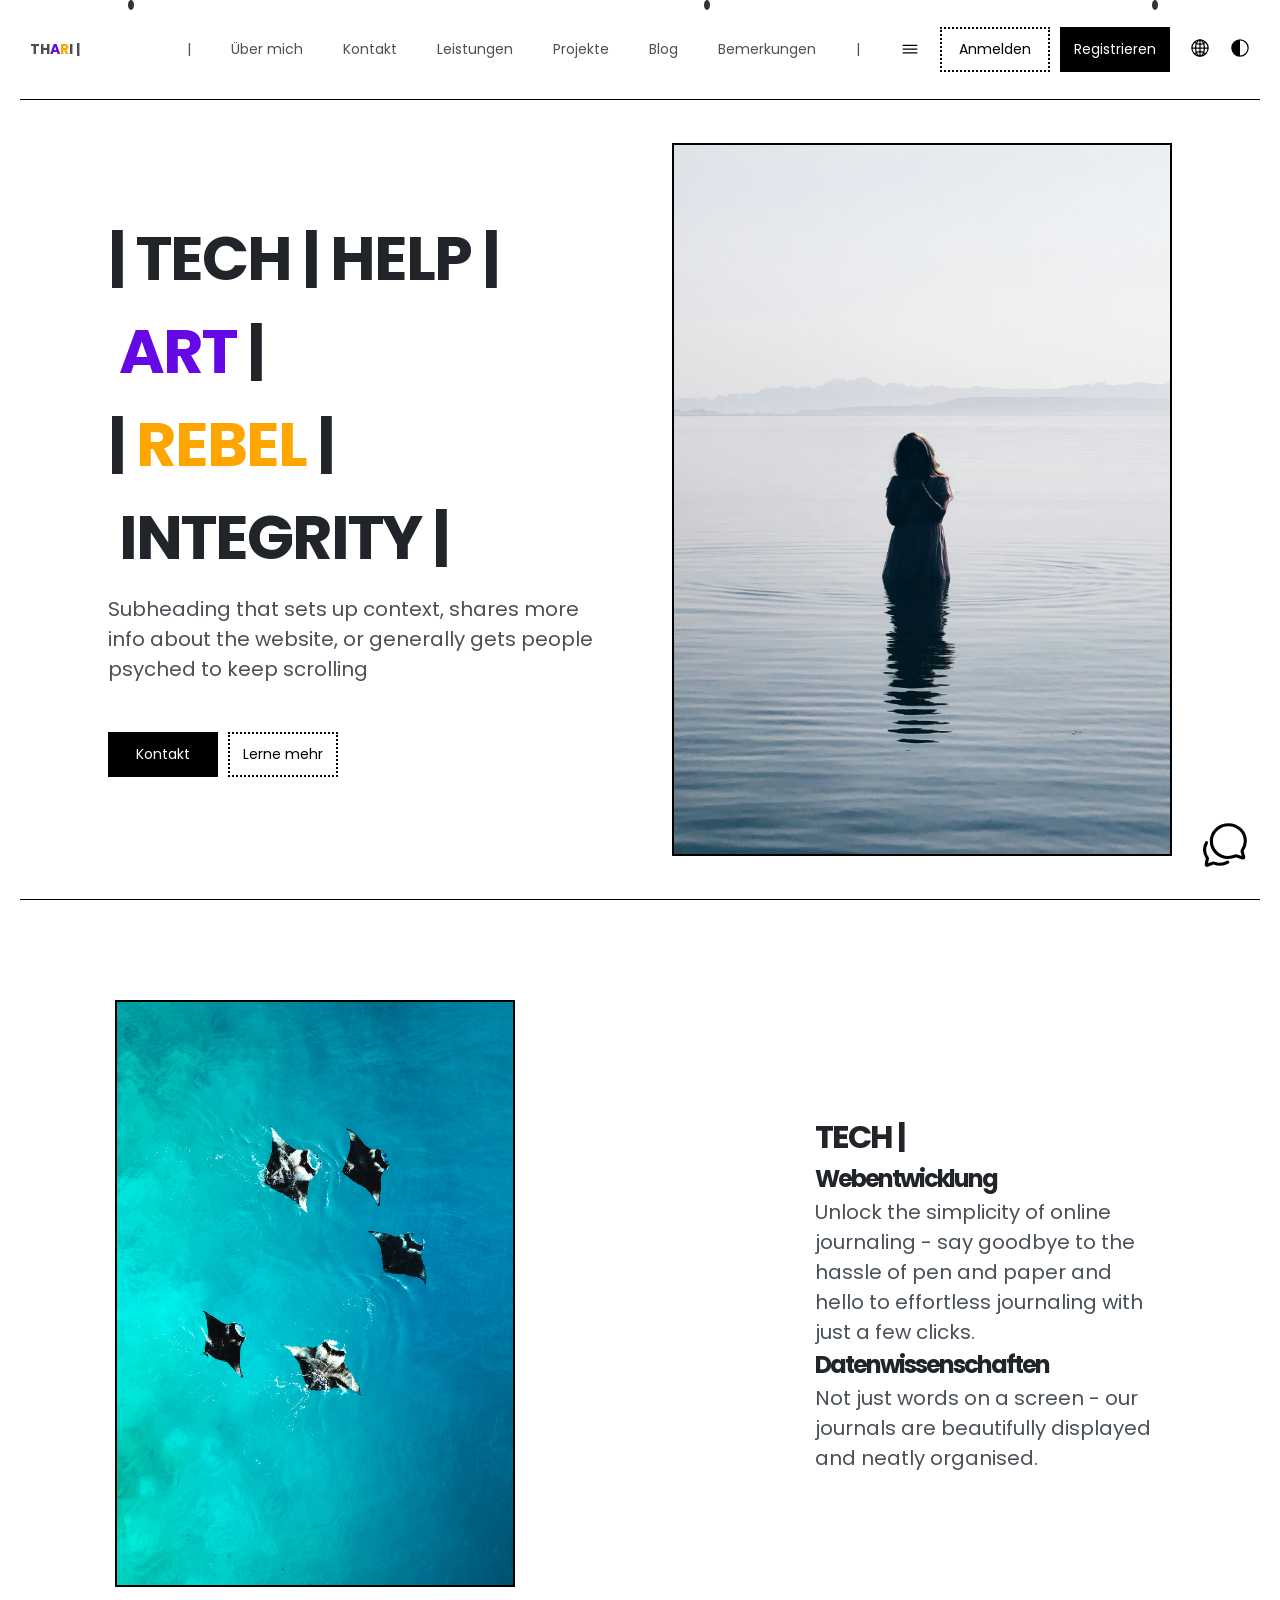
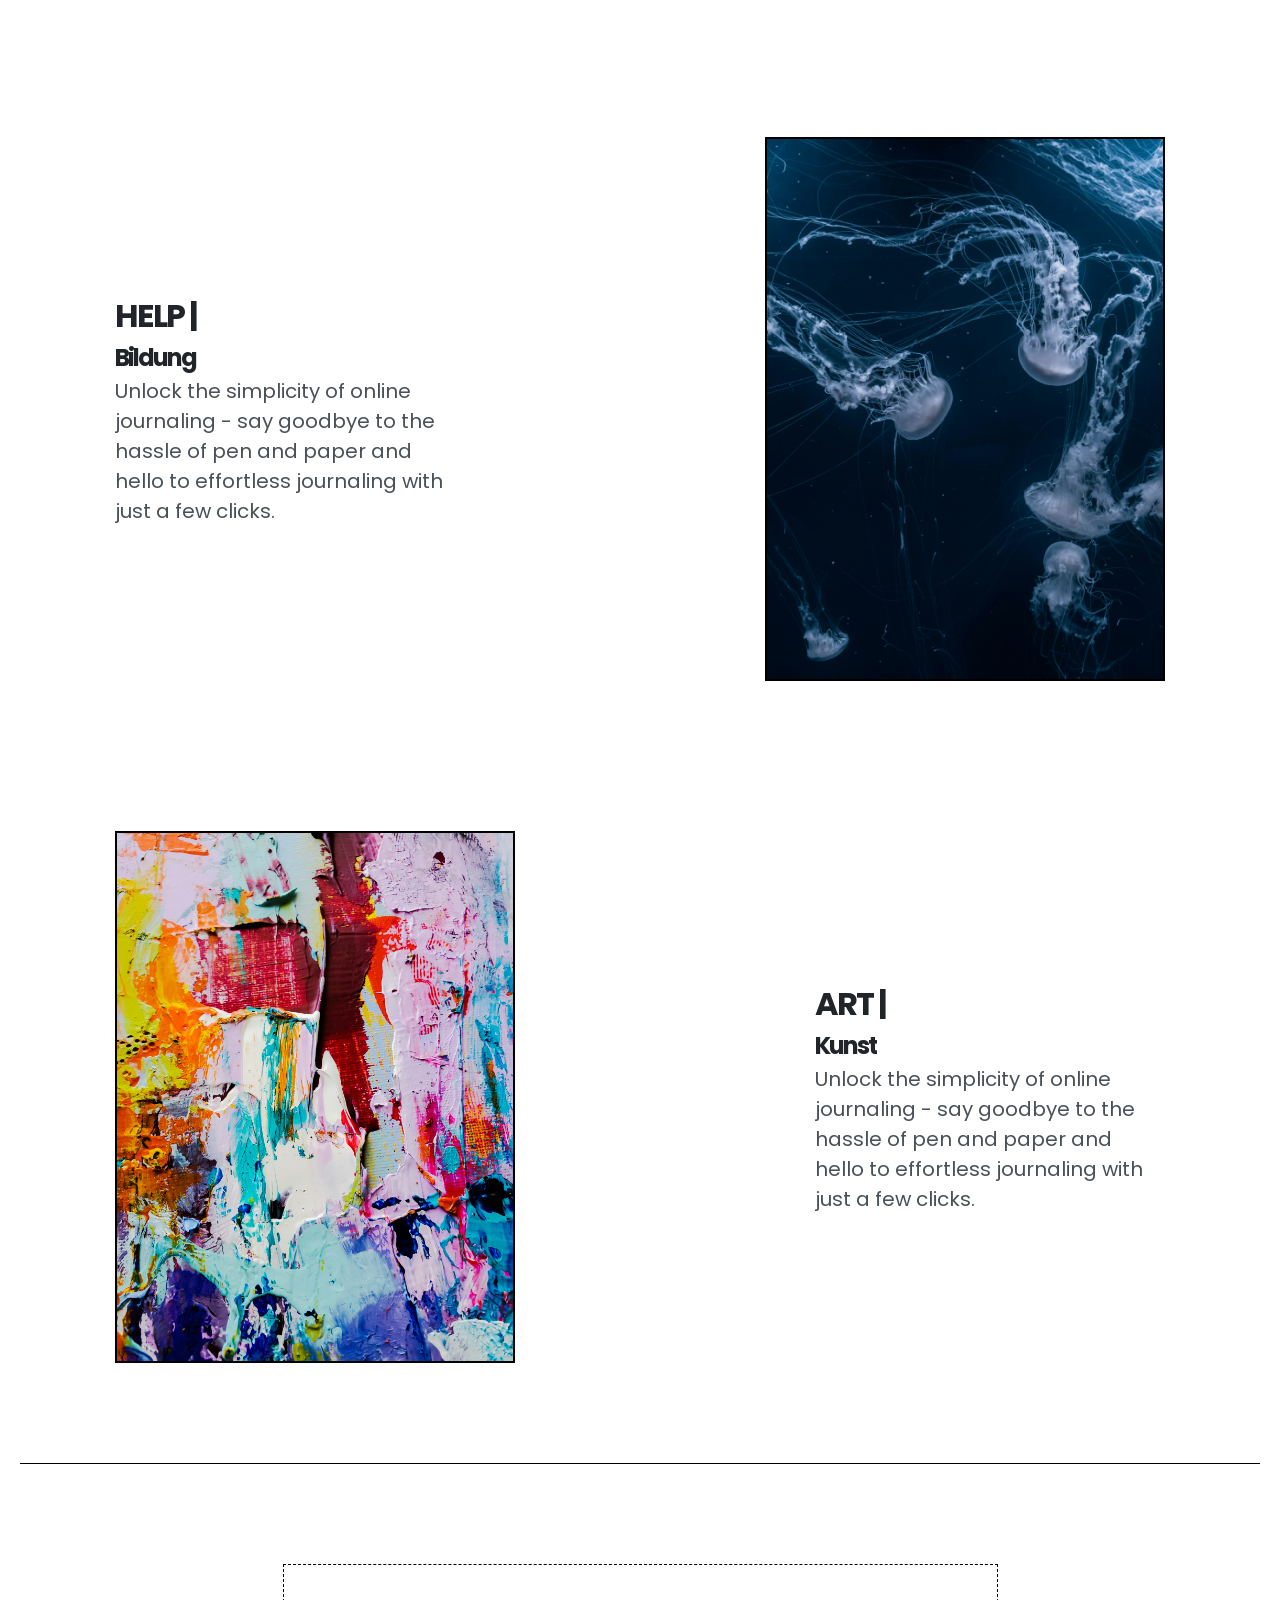
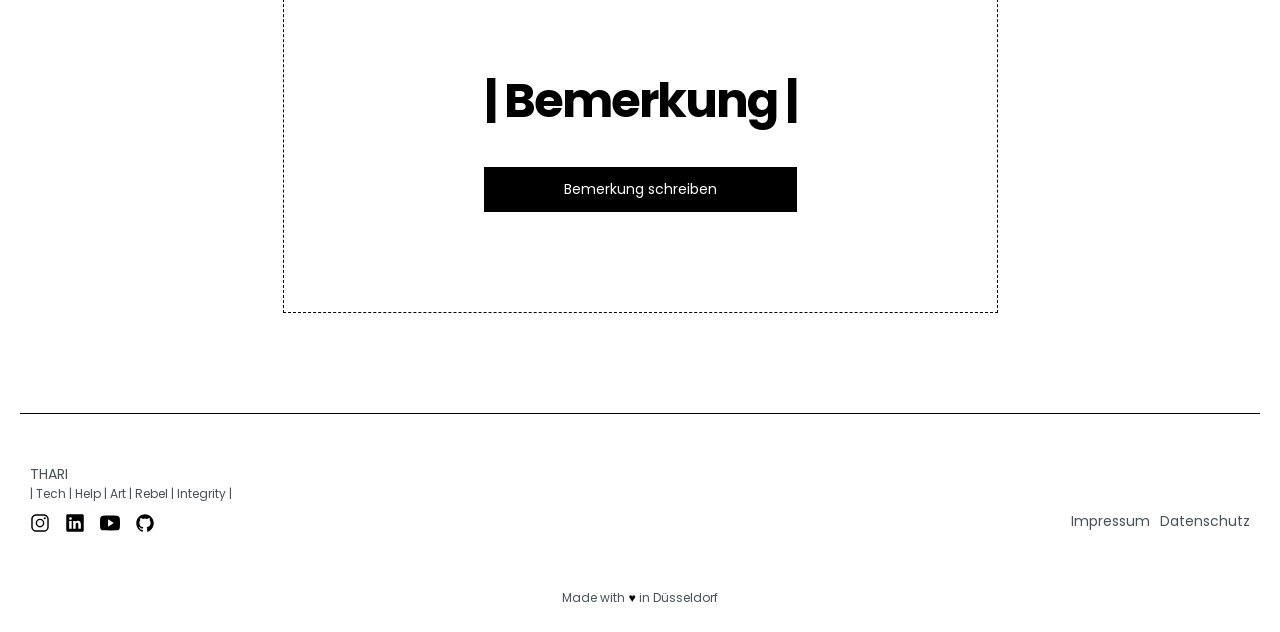
<file: index.html>
<!DOCTYPE html>
<html lang="en">
<head>
    <meta charset="UTF-8">
    <meta name="viewport" content="width=device-width, initial-scale=1.0">
    <link rel="preconnect" href="https://fonts.googleapis.com">
    <link rel="preconnect" href="https://fonts.gstatic.com" crossorigin>
    <link href="https://fonts.googleapis.com/css2?family=Poppins:ital,wght@0,100;0,200;0,300;0,400;0,500;0,600;0,700;0,800;0,900;1,100;1,200;1,300;1,400;1,500;1,600;1,700;1,800;1,900&display=swap" rel="stylesheet">
    <link rel="stylesheet" href="de.css">
    <!-- <link rel="stylesheet" href="queries.css"> -->
    <title>THARI | </title>
</head>
<body>
    <div class="container">
        <header>
            <!-- NAVIGATION -->
            <nav class="navbar">
                <div class="logo">
                    <a href="de.html">TH<span class="art-color">A</span><span class="rebel-color">R</span>I&nbsp;|</a> 
                </div>

                <ul class="nav-btn-container">
                    <p class="nav-line">|</p>
                    <li><a class="nav-btn" href="nav-pages/about-me.html">Über&nbsp;mich</a></li>
                    <li><a class="nav-btn" href="nav-pages/contact.html">Kontakt</a></li>
                    <li><a class="nav-btn" href="nav-pages/services.html">Leistungen</a></li>
                    <li><a class="nav-btn" href="nav-pages/projects.html">Projekte</a></li>
                    <li><a class="nav-btn" href="nav-pages/blog.html">Blog</a></li>
                    <li><a class="nav-btn" href="nav-pages/feedback.html">Bemerkungen</a></li>
                    <p class="nav-line">|</p>
                    <!-- <li class="dropdown">
                        <a class="nav-btn" href="#"><img class="nav-icons" src="images/svg/arrow-down-outline.svg" alt="arrow-down"></a>
                        <ul class="dropdown-content">
                            <li><a href="#">Über mich</a></li>
                            <li><a href="#">Kontakt</a></li>
                            <li><a href="#">Leistungen</a></li>
                            <li><a href="#">Portfolio</a></li>
                            <li><a href="#">Blog</a></li>
                            <li><a href="#">Bemerkungen</a></li>
                        </ul>
                    </li> -->
                </ul>

                <div class="small-nav-bar">
                    <button class="nav-toggle"><img class="nav-icons" src="images/svg/menu-outline.svg" alt="nav"></button>

                    <ul class="nav-login-register-container">
                        <li><a class="btn btn-primary-outline" href="login-register/login.html" id="login-link">Anmelden</a></li>
                        <li><a class="btn btn-primary" href="login-register/register.html" id="register-link">Registrieren</a></li>
                    </ul>

                    <ul class="nav-language-lightdark-container">
                        <li class="tooltip"><img class="nav-icons" src="images/svg/globe-outline.svg" alt="World Logo"><span class="tooltip-text">de | en Übersetzung folgt</span></li>
                        <li class="tooltip"><img class="nav-icons" src="images/svg/contrast-outline.svg" alt="Darklight Logo"><span class="tooltip-text">light | dark Modus folgt</span></li>
                    </ul>
                </div>
                
            </nav>

            <!-- HERO SECTION -->
            <section class="hero-section">
                
                <!-- <div class="bg-image"></div> -->

                <div class="hero-content">
                    <div class="hero-heading">
                        <h1>
                            |&nbsp;TECH&nbsp;|&nbsp;HELP&nbsp;|&nbsp;<span class="art-color">ART</span>&nbsp;|
                            <br class="hero-heading-break">
                            |&nbsp;<span class="rebel-color">REBEL</span>&nbsp;|&nbsp;INTEGRITY&nbsp;|
                        </h1>
                    </div>
                    <p class="hero-paragraph">Subheading that sets up context, shares more info about the website, or generally gets people psyched to keep scrolling</p>
                
                    <ul class="hero-btn-container">
                        <li><a class="btn btn-primary" href="nav-pages/contact.html">Kontakt</a></li>
                        <li><a class="btn btn-primary-outline" href="button-pages/learn-more.html">Lerne mehr</a></li>
                    </ul>
                </div>

                <div class="Startseite-img-container">
                    <img class="Startseite-img" src="images/home/giorgio-trovato-opnHVHNZuUU-unsplash.jpg" alt="Woman">
                    <!-- <script type="module" src="https://unpkg.com/@splinetool/viewer@1.10.48/build/spline-viewer.js"></script>
                    <spline-viewer class="spline-bubble" url="https://prod.spline.design/vFS0C6JXzNLnN3Mu/scene.splinecode"></spline-viewer> -->
                </div>

                <div class="raindrop-container">
                    <span class="raindrop"></span>
                    <span class="raindrop"></span>
                    <span class="raindrop"></span>
                </div>

            </section>
        </header>
        
        <main>
            <!-- FEATURE SECTION -->
            <section class="features-section">
                <div class="features-grid-container">
                    <div class="feature-item">
                        <div class="feature-text">
                            <h4>TECH | </h4>
                            <h5 class="feature-heading">Webentwicklung</h5>
                            <p>Unlock the simplicity of online journaling - say goodbye to the hassle of pen and paper and hello to effortless journaling with just a few clicks.</p>
                            <h5 class="feature-heading">Datenwissenschaften</h5>
                            <p>Not just words on a screen - our journals are beautifully displayed and neatly organised.</p>
                        </div>
                        <img class="feature-img feature-img-swap-order" src="images/home/Startseite_Rays.jpg" alt="Rays">
                    </div>

                    <div class="feature-item">
                        <div class="feature-text">
                            <h4>HELP | </h4>
                            <h5 class="feature-heading">Bildung</h5>
                            <p>Unlock the simplicity of online journaling - say goodbye to the hassle of pen and paper and hello to effortless journaling with just a few clicks.</p>
                        </div>
                        <img class="feature-img" src="images/home/Startseite_Quallen.jpg" alt="Quallen">
                    </div>

                    <div class="feature-item">
                        <div class="feature-text">
                            <h4>ART | </h4>
                            <h5 class="feature-heading">Kunst</h5>
                            <p>Unlock the simplicity of online journaling - say goodbye to the hassle of pen and paper and hello to effortless journaling with just a few clicks.</p>
                        </div>
                    <img class="feature-img feature-img-swap-order" src="images/home/jene-stephaniuk--MCrF6hnojU-unsplash.jpg" alt="Art">
                    </div>

                </div>
            </section>

            <!--CTA SECTION - CTA = CALL TO ACTION-->
            <section class="cta-section">
                <div class="cta-card">
                    <h2 class="cta-heading">| Bemerkung |</h2>
                    <a class="btn btn-primary" href="../nav-pages/feedback.html">Bemerkung schreiben</a>
                    <!-- Div Bewertungsfelder einfügen (mit Formular einfügbar)-->
                </div>
            </section>
        </main>

        <footer class="footer">
            <!--FOOTER-->
            <div class="footer-thari">
                <a href="index.html">THARI</a>
                <p class="small-text">| Tech | Help | Art | Rebel | Integrity |</p>
            </div>

            <div class="footer-row">
                <ul class="social-icons-container">
                    <li><a href="https://www.instagram.com/"><img class="social-icons" src="images/svg/logo-instagram.svg" alt="Instagram"></a></li>
                    <li><a href="https://www.linkedin.com/"><img class="social-icons" src="images/svg/logo-linkedin.svg" alt="LinkedIn"></a></li>
                    <li><a href="https://www.youtube.com/"><img class="social-icons" src="images/svg/logo-youtube.svg" alt="YouTube"></a></li>
                    <li><a href="https://www.github.com/"><img class="social-icons" src="images/svg/logo-github.svg" alt="GitHub"></a></li>
                </ul>
                <ul class="footer-rechts-nav-container">
                    <li><a href="impressum.html">Impressum</a></li>
                    <li><a href="datenschutz.html">Datenschutz</a></li>
                </ul>
            </div>
            
            <div class="small-text-footer">
                <p class="small-text">Made with <span class="heart-icon">♥︎</span> in Düsseldorf</p>
            </div>
            
        </footer>
    </div>

    <div class="chat-container">
        <img class="chat-icon"src="images/svg/chat.svg" alt="chat icon">
    </div>
    
</body>
</html>
</file>
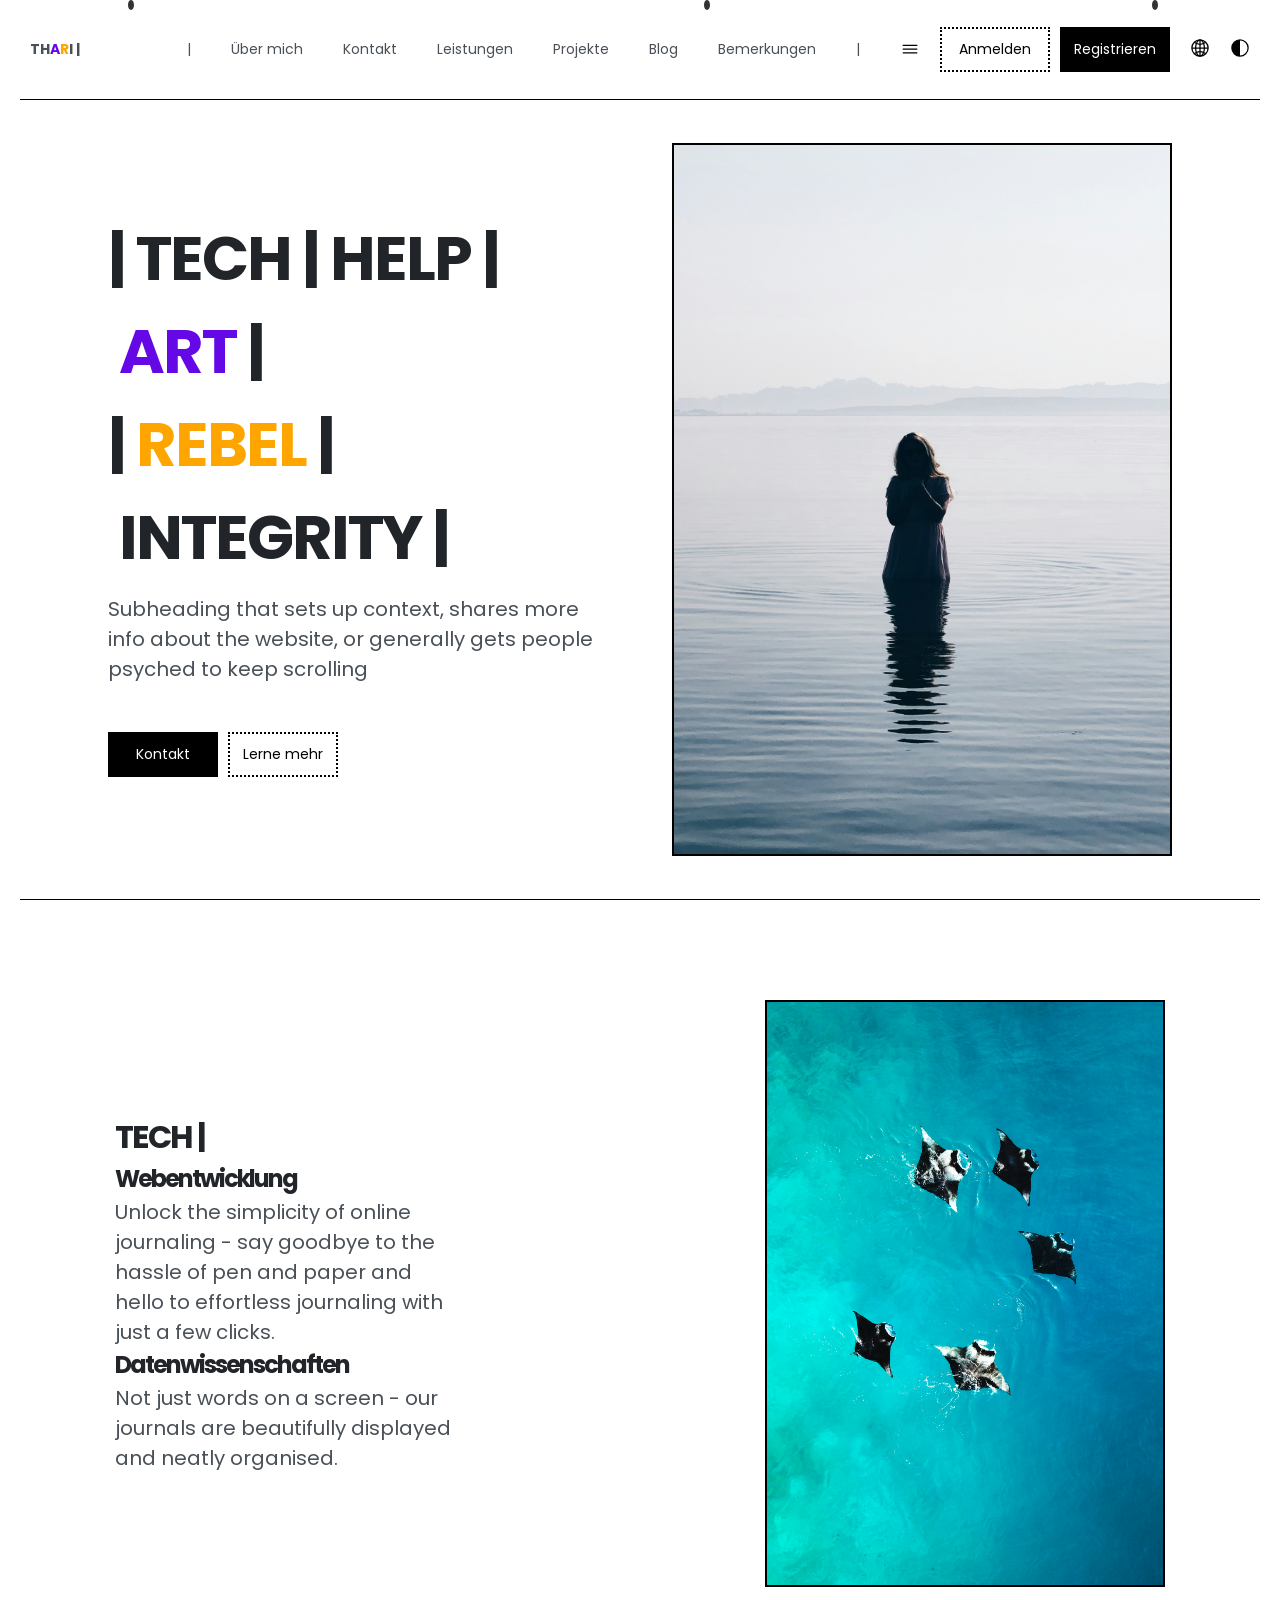
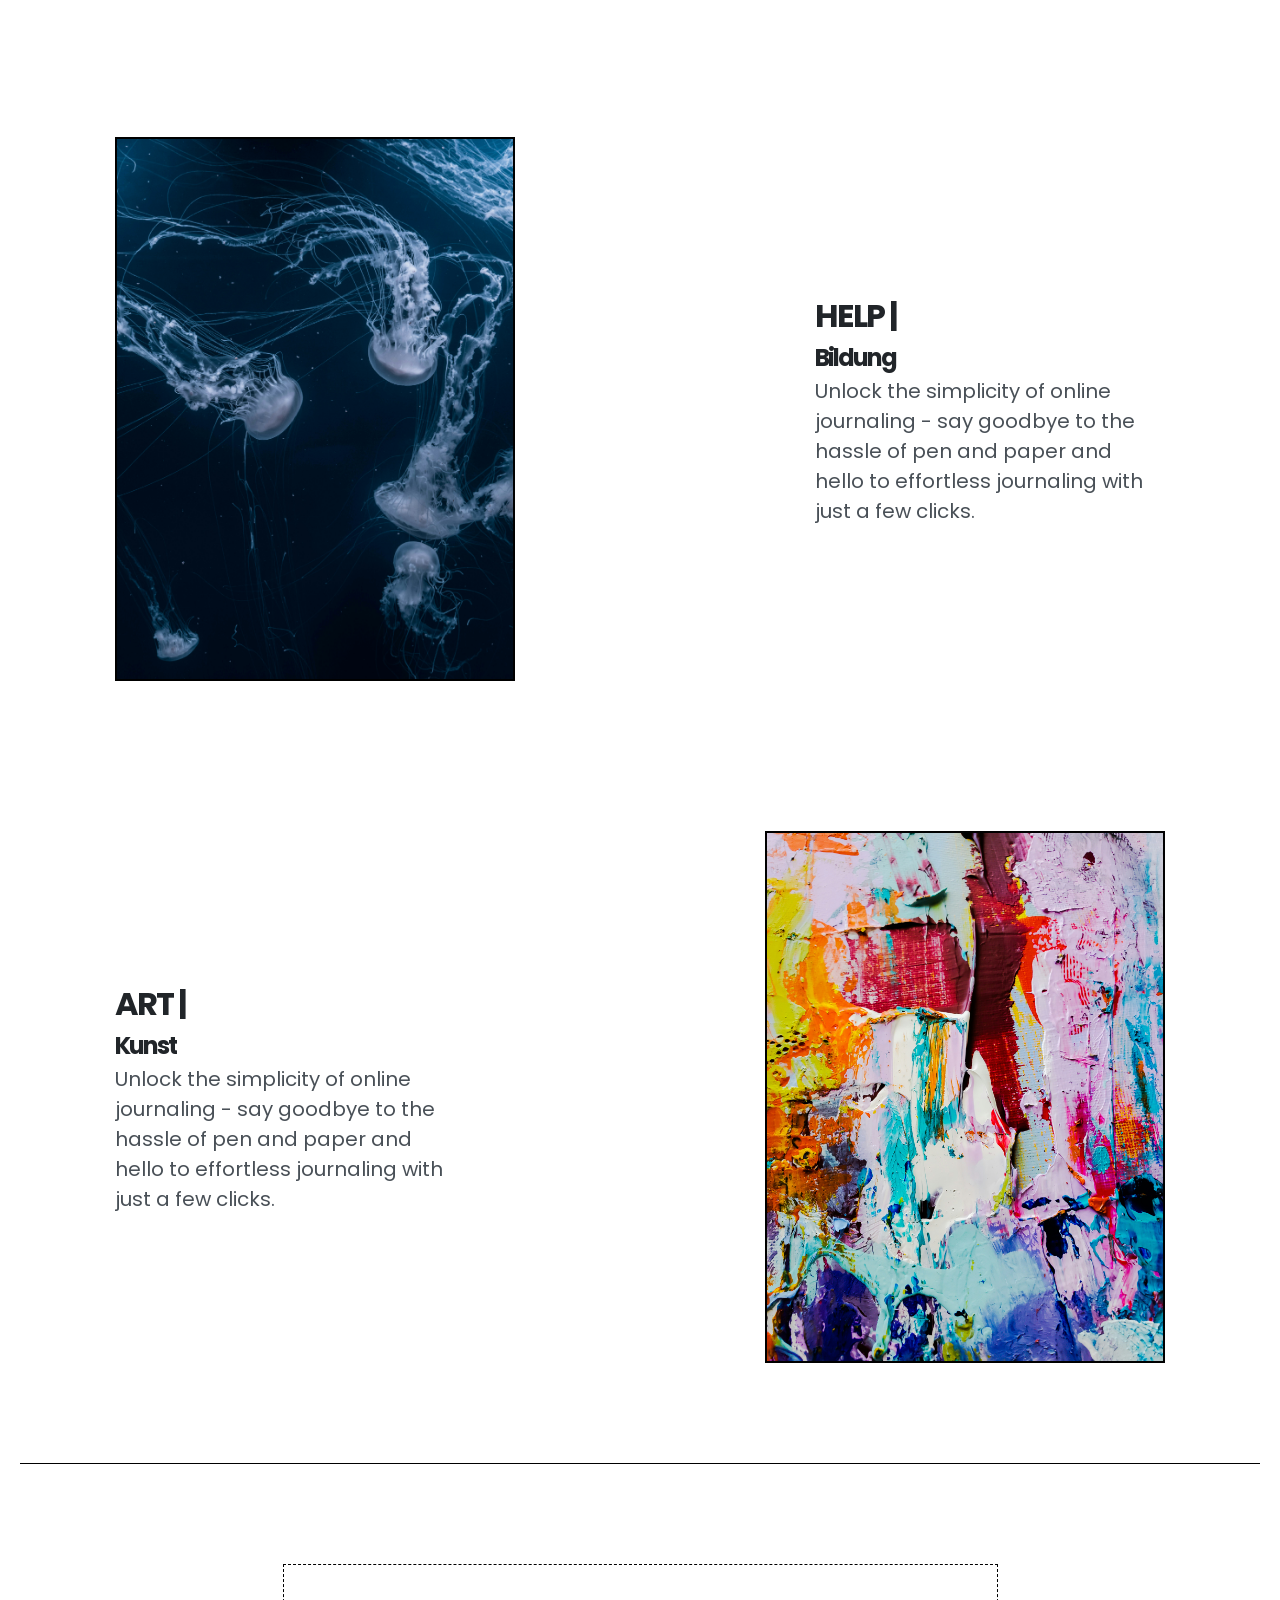
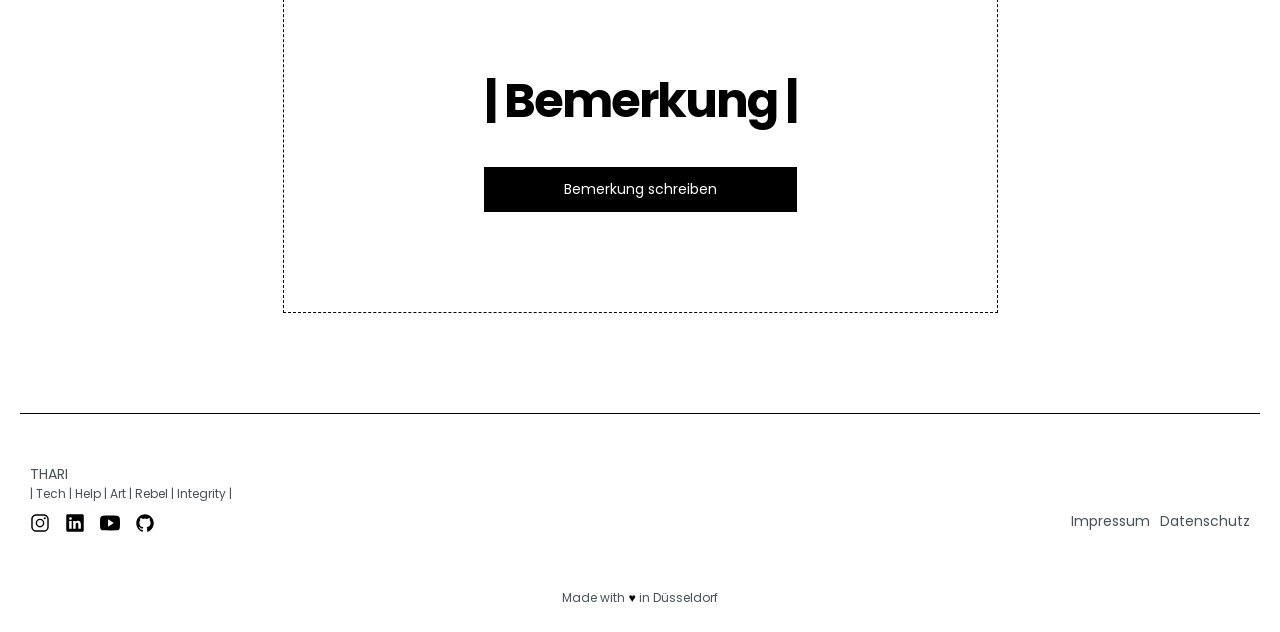
<file: de.html>
<!DOCTYPE html>
<html lang="en">
<head>
    <meta charset="UTF-8">
    <meta name="viewport" content="width=device-width, initial-scale=1.0">
    <link rel="preconnect" href="https://fonts.googleapis.com">
    <link rel="preconnect" href="https://fonts.gstatic.com" crossorigin>
    <link href="https://fonts.googleapis.com/css2?family=Poppins:ital,wght@0,100;0,200;0,300;0,400;0,500;0,600;0,700;0,800;0,900;1,100;1,200;1,300;1,400;1,500;1,600;1,700;1,800;1,900&display=swap" rel="stylesheet">
    <link rel="stylesheet" href="de.css">
    <link rel="stylesheet" href="queries.css">
    <title>THARI | </title>
</head>
<body>
    <div class="container">
        <header>
            <!-- NAVIGATION -->
            <nav class="navbar">
                <div class="logo">
                    <a href="de.html" id="Logo-Startseite-Link">TH<span class="art-color">A</span><span class="rebel-color">R</span>I&nbsp;|</a> 
                </div>

                <ul class="nav-btn-container">
                    <p class="nav-line">|</p>
                    <li><a class="nav-btn" href="nav-pages/about-me.html">Über&nbsp;mich</a></li>
                    <li><a class="nav-btn" href="nav-pages/contact.html">Kontakt</a></li>
                    <li><a class="nav-btn" href="nav-pages/services.html">Leistungen</a></li>
                    <li><a class="nav-btn" href="nav-pages/projects.html">Projekte</a></li>
                    <li><a class="nav-btn" href="nav-pages/blog.html">Blog</a></li>
                    <li><a class="nav-btn" href="nav-pages/feedback.html">Bemerkungen</a></li>
                    <p class="nav-line">|</p>
                    <!-- <li class="dropdown">
                        <a class="nav-btn" href="#"><img class="nav-icons" src="images/svg/arrow-down-outline.svg" alt="arrow-down"></a>
                        <ul class="dropdown-content">
                            <li><a href="#">Über mich</a></li>
                            <li><a href="#">Kontakt</a></li>
                            <li><a href="#">Leistungen</a></li>
                            <li><a href="#">Portfolio</a></li>
                            <li><a href="#">Blog</a></li>
                            <li><a href="#">Bemerkungen</a></li>
                        </ul>
                    </li> -->
                </ul>

                <button class="nav-toggle"><img class="nav-icons" src="images/svg/menu-outline.svg" alt="nav"></button>

                <ul class="nav-login-register-container">
                    <li><a class="btn btn-primary-outline" href="login-register/login.html" id="login-link">Anmelden</a></li>
                    <li><a class="btn btn-primary" href="login-register/register.html" id="register-link">Registrieren</a></li>
                </ul>

                <ul class="nav-language-lightdark-container">
                    <li class="tooltip"><img class="nav-icons" src="images/svg/globe-outline.svg" alt="World Logo"><span class="tooltip-text">de | en Übersetzung folgt</span></li>
                    <li class="tooltip"><img class="nav-icons" src="images/svg/contrast-outline.svg" alt="Darklight Logo"><span class="tooltip-text">light | dark Modus folgt</span></li>
                </ul>
            </nav>

            <!-- HERO SECTION -->
            <section class="hero-section">
                <div class="hero-content">
                    <div class="hero-heading">
                        <h1>
                            |&nbsp;TECH&nbsp;|&nbsp;HELP&nbsp;|&nbsp;<span class="art-color">ART</span>&nbsp;|
                            <br class="hero-heading-break">
                            |&nbsp;<span class="rebel-color">REBEL</span>&nbsp;|&nbsp;INTEGRITY&nbsp;|
                        </h1>
                    </div>
                    <p class="hero-paragraph">Subheading that sets up context, shares more info about the website, or generally gets people psyched to keep scrolling</p>
                
                    <ul class="hero-btn-container">
                        <li><a class="btn btn-primary" href="nav-pages/contact.html">Kontakt</a></li>
                        <li><a class="btn btn-primary-outline" href="button-pages/learn-more.html">Lerne mehr</a></li>
                    </ul>
                </div>

                <div class="Startseite-img-container">
                    <img class="Startseite-img" src="images/home/giorgio-trovato-opnHVHNZuUU-unsplash.jpg" alt="Woman">
                </div>

                <div class="raindrop-container">
                    <span class="raindrop"></span>
                    <span class="raindrop"></span>
                    <span class="raindrop"></span>
                </div>

            </section>
        </header>
        
        <main>
            <!-- FEATURE SECTION -->
            <section class="features-section">
                <div class="features-grid-container">
                    <div class="feature-item">
                        <div class="feature-text">
                            <h4>TECH | </h4>
                            <h5 class="feature-heading">Webentwicklung</h5>
                            <p>Unlock the simplicity of online journaling - say goodbye to the hassle of pen and paper and hello to effortless journaling with just a few clicks.</p>
                            <h5 class="feature-heading">Datenwissenschaften</h5>
                            <p>Not just words on a screen - our journals are beautifully displayed and neatly organised.</p>
                        </div>
                        <img class="feature-img" src="images/home/Startseite_Rays.jpg" alt="Rays">
                    </div>

                    <div class="feature-item">
                        <div class="feature-text">
                            <h4>HELP | </h4>
                            <h5 class="feature-heading">Bildung</h5>
                            <p>Unlock the simplicity of online journaling - say goodbye to the hassle of pen and paper and hello to effortless journaling with just a few clicks.</p>
                        </div>
                        <img class="feature-img feature-img-swap-order" src="images/home/Startseite_Quallen.jpg" alt="Quallen">
                    </div>

                    <div class="feature-item">
                        <div class="feature-text">
                            <h4>ART | </h4>
                            <h5 class="feature-heading">Kunst</h5>
                            <p>Unlock the simplicity of online journaling - say goodbye to the hassle of pen and paper and hello to effortless journaling with just a few clicks.</p>
                        </div>
                    <img class="feature-img" src="images/home/jene-stephaniuk--MCrF6hnojU-unsplash.jpg" alt="Art">
                    </div>

                </div>
            </section>

            <!--CTA SECTION - CTA = CALL TO ACTION-->
            <section class="cta-section">
                <div class="cta-card">
                    <h2 class="cta-heading">| Bemerkung |</h2>
                    <a class="btn btn-primary" href="../nav-pages/feedback.html">Bemerkung schreiben</a>
                    <!-- Div Bewertungsfelder einfügen (mit Formular einfügbar)-->
                </div>
            </section>
        </main>

        <footer class="footer">
            <!--FOOTER-->
            <div class="footer-thari">
                <a href="index.html">THARI</a>
                <p class="small-text">| Tech | Help | Art | Rebel | Integrity |</p>
            </div>

            <div class="footer-row">
                <ul class="social-icons-container">
                    <li><a href="https://www.instagram.com/"><img class="social-icons" src="images/svg/logo-instagram.svg" alt="Instagram"></a></li>
                    <li><a href="https://www.linkedin.com/"><img class="social-icons" src="images/svg/logo-linkedin.svg" alt="LinkedIn"></a></li>
                    <li><a href="https://www.youtube.com/"><img class="social-icons" src="images/svg/logo-youtube.svg" alt="YouTube"></a></li>
                    <li><a href="https://www.github.com/"><img class="social-icons" src="images/svg/logo-github.svg" alt="GitHub"></a></li>
                </ul>
                <ul class="footer-rechts-nav-container">
                    <li><a href="impressum.html">Impressum</a></li>
                    <li><a href="datenschutz.html">Datenschutz</a></li>
                </ul>
            </div>
            
            <div class="small-text-footer">
                <p class="small-text">Made with <span class="heart-icon">♥︎</span> in Düsseldorf</p>
            </div>
            
        </footer>
    </div>
</body>
</html>
</file>
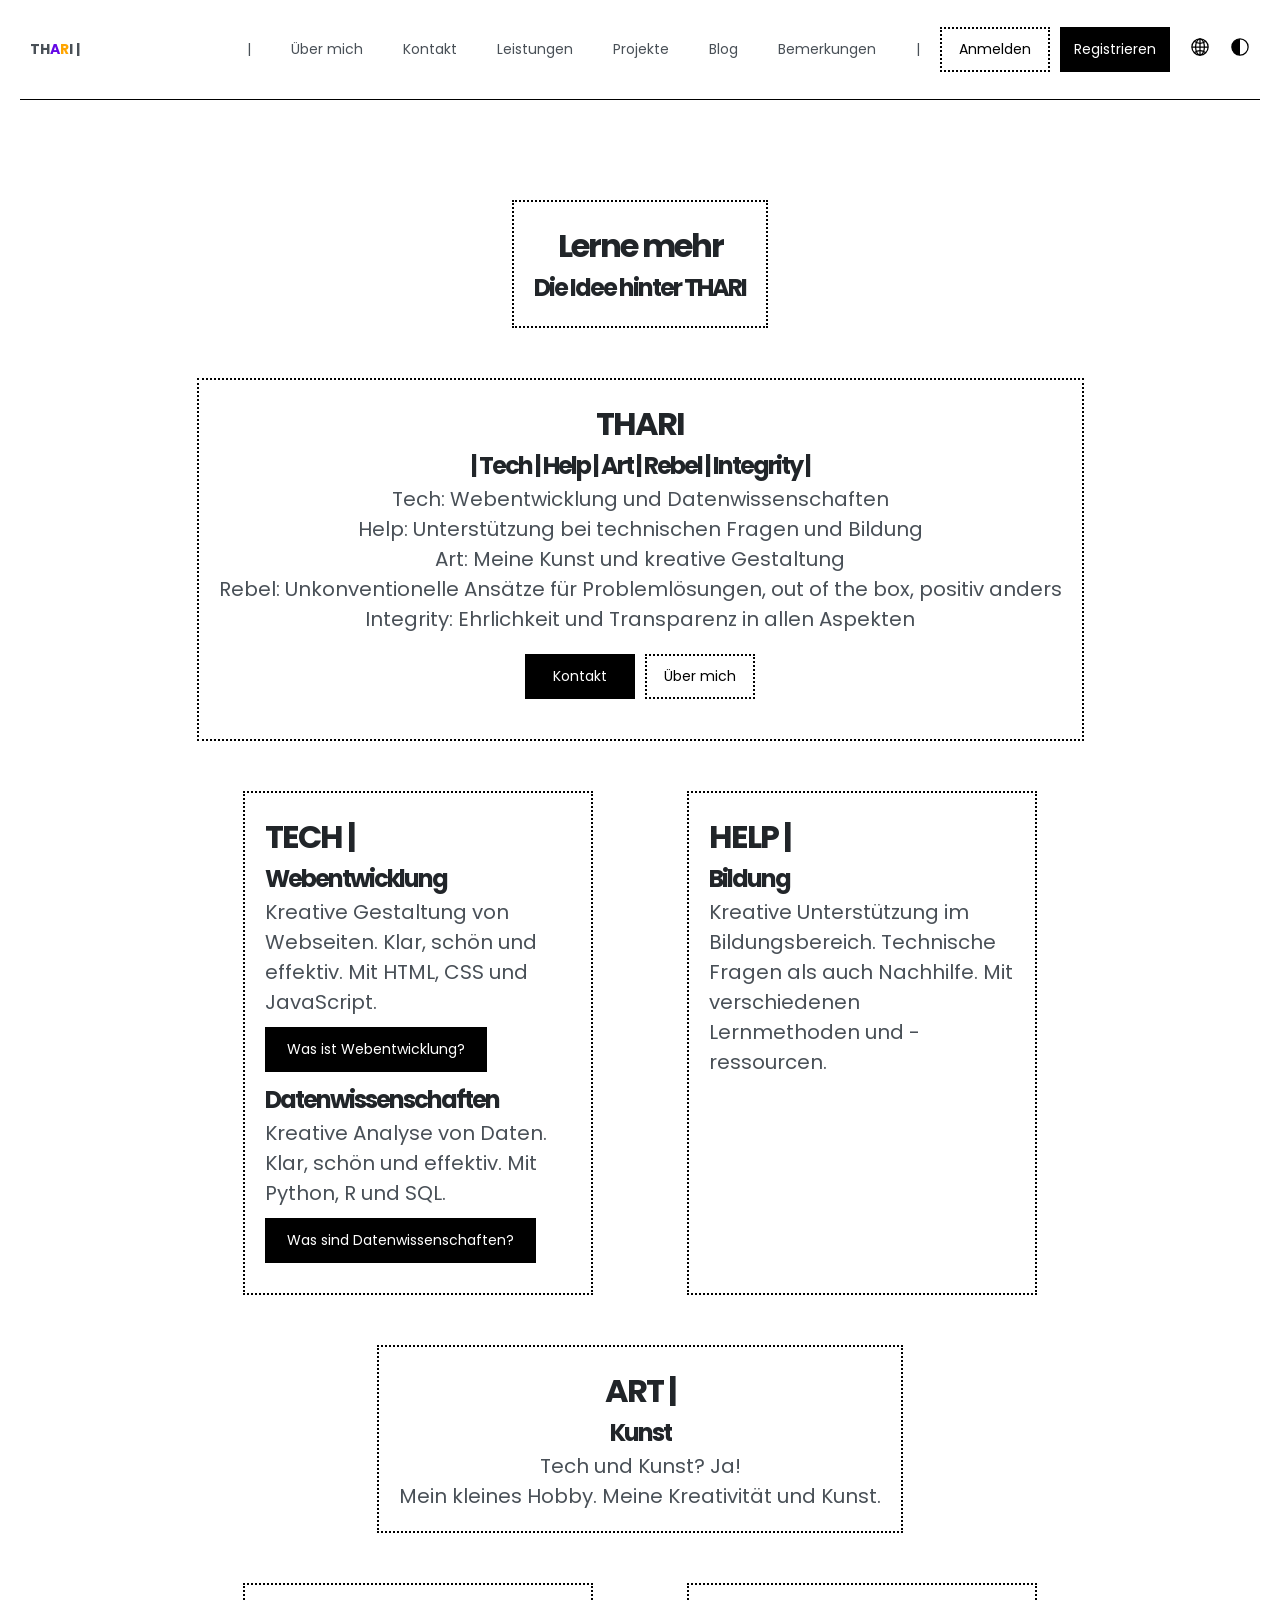
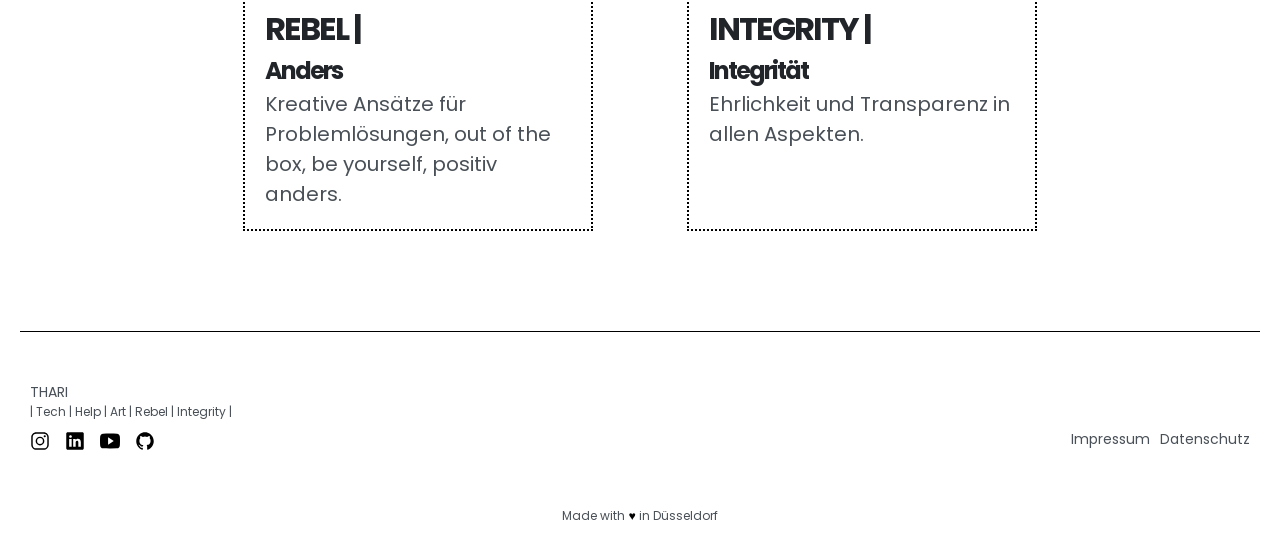
<file: button-pages/learn-more.html>
<!DOCTYPE html>
<html lang="en">
<head>
    <meta charset="UTF-8">
    <meta name="viewport" content="width=device-width, initial-scale=1.0">
    <link rel="preconnect" href="https://fonts.googleapis.com">
    <link rel="preconnect" href="https://fonts.gstatic.com" crossorigin>
    <link href="https://fonts.googleapis.com/css2?family=Poppins:ital,wght@0,100;0,200;0,300;0,400;0,500;0,600;0,700;0,800;0,900;1,100;1,200;1,300;1,400;1,500;1,600;1,700;1,800;1,900&display=swap" rel="stylesheet">
    <link rel="stylesheet" href="../de.css">
    <title>THARI | Lerne mehr</title>
</head>
<body>
    <div class="container">
        <header>
            <!-- NAVIGATION -->
            <nav class="navbar">
                <div class="logo">
                    <a href="../index.html" id="Logo-Startseite-Link">TH<span class="art-color">A</span><span class="rebel-color">R</span>I | </a> 
                    <!-- Senkrechter Strich professioneller -->
                </div>
                
                <ul class="nav-btn-container">
                    <p class="nav-line">|</p>
                    <li><a class="nav-btn" href="../nav-pages/about-me.html">Über&nbsp;mich</a></li>
                    <li><a class="nav-btn" href="../nav-pages/contact.html">Kontakt</a></li>
                    <li><a class="nav-btn" href="../nav-pages/services.html">Leistungen</a></li>
                    <li><a class="nav-btn" href="../nav-pages/projects.html">Projekte</a></li>
                    <li><a class="nav-btn" href="../nav-pages/blog.html">Blog</a></li>
                    <li><a class="nav-btn" href="../nav-pages/feedback.html">Bemerkungen</a></li>
                    <p class="nav-line">|</p>
                </ul>

                <ul class="nav-login-register-container">
                    <li><a class="btn btn-primary-outline" href="../login-register/login.html" id="login-link">Anmelden</a></li>
                    <li><a class="btn btn-primary" href="../login-register/register.html" id="register-link">Registrieren</a></li>
                </ul>

                <ul class="nav-language-lightdark-container">
                    <li class="tooltip"><a href="index.html"><img class="nav-icons" src="../images/svg/globe-outline.svg" alt="World Logo"><span class="tooltip-text">de | en Übersetzung folgt</span></a></li>
                    <li class="tooltip"><a href="index.html"><img class="nav-icons" src="../images/svg/contrast-outline.svg" alt="Darklight Logo"><span class="tooltip-text">light | dark Modus folgt</span></a></li>
                </ul>
            </nav>

            <main>
            <!-- FEATURE SECTION -->
            <section class="features-section-nav-button-pages">
                <div class="features-grid-container-learn-more">
                    <div class="feature-text-learn-more-thari">
                        <h4>Lerne mehr</h4>
                        <h5>Die Idee hinter THARI</h5>
                    </div>
                    <div class="feature-text-learn-more-thari">
                        <h4>THARI</h4>
                        <h5>| Tech | Help | Art | Rebel | Integrity |</h5>
                        <p>Tech: Webentwicklung und Datenwissenschaften <br> Help: Unterstützung bei technischen Fragen und Bildung<br> Art: Meine Kunst und kreative Gestaltung <br> Rebel: Unkonventionelle Ansätze für Problemlösungen, out of the box, positiv anders <br> Integrity: Ehrlichkeit und Transparenz in allen Aspekten</p>
                        <ul class="hero-btn-container-learn-more">
                            <li><a class="btn btn-primary" href="nav-pages/contact.html">Kontakt</a></li>
                            <li><a class="btn btn-primary-outline" href="button-pages/about-mehtml">Über mich</a></li>
                        </ul>
                    </div>
                    <div class="feature-text-learn-more">
                        <h4>TECH | </h4>
                        <h5 class="feature-heading">Webentwicklung</h5>
                        <p>Kreative Gestaltung von Webseiten. Klar, schön und effektiv. Mit HTML, CSS und JavaScript.</p>
                        <ul class="hero-btn-container">
                            <li><a class="btn-learn-more btn-primary" href="nav-pages/contact.html">Was ist Webentwicklung?</a></li>
                        </ul>
                        <h5 class="feature-heading">Datenwissenschaften</h5>
                        <p>Kreative Analyse von Daten. Klar, schön und effektiv. Mit Python, R und SQL.</p>
                        <ul class="hero-btn-container">
                            <li><a class="btn-learn-more btn-primary" href="nav-pages/contact.html">Was sind Datenwissenschaften?</a></li>
                        </ul>
                    </div>
                    <div class="feature-text-learn-more">
                        <h4>HELP | </h4>
                        <h5 class="feature-heading">Bildung</h5>
                        <p>Kreative Unterstützung im Bildungsbereich. Technische Fragen als auch Nachhilfe. Mit verschiedenen Lernmethoden und -ressourcen.</p>
                    </div>
                    <div class="feature-text-learn-more-thari">
                        <h4>ART | </h4>
                        <h5 class="feature-heading">Kunst</h5>
                        <p>Tech und Kunst? Ja! <br> Mein kleines Hobby. Meine Kreativität und Kunst.</p>
                    </div>
                    <div class="feature-text-learn-more">
                        <h4>REBEL | </h4>
                        <h5 class="feature-heading">Anders</h5>
                        <p>Kreative Ansätze für Problemlösungen, out of the box, be yourself, positiv anders.</p>
                    </div>
                    <div class="feature-text-learn-more">
                        <h4>INTEGRITY | </h4>
                        <h5 class="feature-heading">Integrität</h5>
                        <p>Ehrlichkeit und Transparenz in allen Aspekten.</p>
                    </div>
                </div>
            </section>
            </main>

        <!-- FOOTER -->
        <footer class="footer">
            <div class="footer-thari">
                <a href="index.html">THARI</a>
                <p class="small-text">| Tech | Help | Art | Rebel | Integrity |</p>
            </div>

            <div class="footer-row">
                <ul class="social-icons-container">
                    <li><a href="https://www.instagram.com/"><img class="social-icons" src="../images/svg/logo-instagram.svg" alt="Instagram"></a></li>
                    <li><a href="https://www.linkedin.com/"><img class="social-icons" src="../images/svg/logo-linkedin.svg" alt="LinkedIn"></a></li>
                    <li><a href="https://www.youtube.com/"><img class="social-icons" src="../images/svg/logo-youtube.svg" alt="YouTube"></a></li>
                    <li><a href="https://www.github.com/"><img class="social-icons" src="../images/svg/logo-github.svg" alt="GitHub"></a></li>
                </ul>
                <ul class="footer-rechts-nav-container">
                    <li><a href="impressum.html">Impressum</a></li>
                    <li><a href="datenschutz.html">Datenschutz</a></li>
                </ul>
            </div>
            
            <div class="small-text-footer">
                <p class="small-text">Made with <span class="heart-icon">♥︎</span> in Düsseldorf</p>
            </div>
            
        </footer>
    </div>
</body>
</html>
</file>
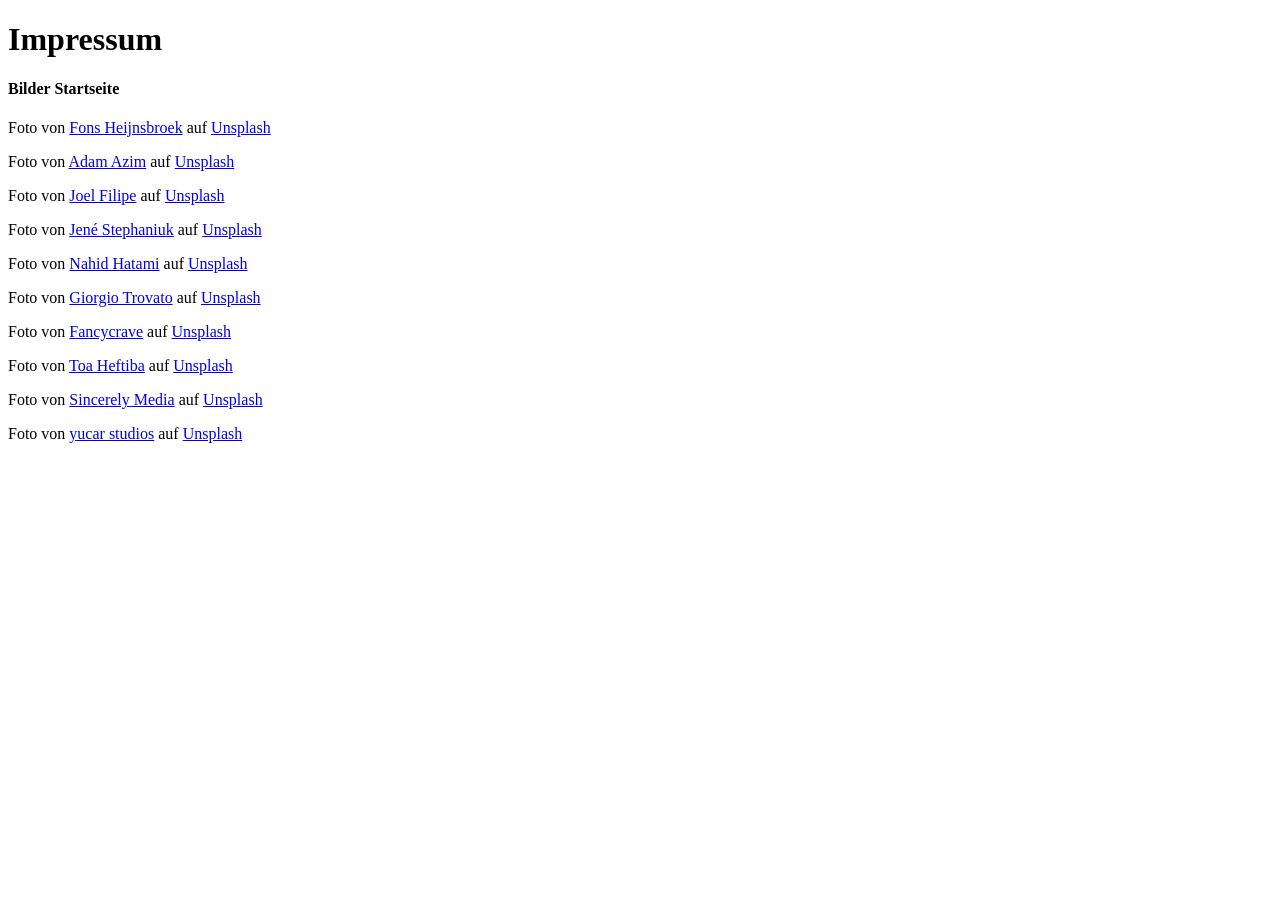
<file: footer-pages/impressum.html>
<!DOCTYPE html>
<html lang="en">
<head>
    <meta charset="UTF-8">
    <meta name="viewport" content="width=device-width, initial-scale=1.0">
    <title>Impressum</title>
</head>
<body>
    <h1>Impressum</h1>
    <h4>Bilder Startseite</h4>
    <p>Foto von <a href="https://unsplash.com/de/@heijnsbroek_abstract_art?utm_content=creditCopyText&utm_medium=referral&utm_source=unsplash">Fons Heijnsbroek</a> auf <a href="https://unsplash.com/de/fotos/ein-abstraktes-aquarell-GJfvDxr-TFA?utm_content=creditCopyText&utm_medium=referral&utm_source=unsplash">Unsplash</a></p>
    <p>Foto von <a href="https://unsplash.com/de/@birdeye?utm_content=creditCopyText&utm_medium=referral&utm_source=unsplash">Adam Azim</a> auf <a href="https://unsplash.com/de/fotos/eine-gruppe-kleiner-boote-die-auf-einem-gewasser-treiben-D7a5La2LKgg?utm_content=creditCopyText&utm_medium=referral&utm_source=unsplash">Unsplash</a></p>
    <p>Foto von <a href="https://unsplash.com/de/@joelfilip?utm_content=creditCopyText&utm_medium=referral&utm_source=unsplash">Joel Filipe</a> auf <a href="https://unsplash.com/de/fotos/weisse-quallen-schwimmen-_AjqGGafofE?utm_content=creditCopyText&utm_medium=referral&utm_source=unsplash">Unsplash</a></p>
    <p>Foto von <a href="https://unsplash.com/de/@jenestephaniuk?utm_content=creditCopyText&utm_medium=referral&utm_source=unsplash">Jené Stephaniuk</a> auf <a href="https://unsplash.com/de/fotos/rote-blaue-und-gelbe-abstrakte-malerei--MCrF6hnojU?utm_content=creditCopyText&utm_medium=referral&utm_source=unsplash">Unsplash</a></p>
    <p>Foto von <a href="https://unsplash.com/de/@i_am_nah?utm_content=creditCopyText&utm_medium=referral&utm_source=unsplash">Nahid Hatami</a> auf <a href="https://unsplash.com/de/fotos/person-die-beide-hande-hebt--S4OsO0c6Ts?utm_content=creditCopyText&utm_medium=referral&utm_source=unsplash">Unsplash</a></p>
    <p>Foto von <a href="https://unsplash.com/de/@giorgiotrovato?utm_content=creditCopyText&utm_medium=referral&utm_source=unsplash">Giorgio Trovato</a> auf <a href="https://unsplash.com/de/fotos/frau-in-schwarzem-kleid-auf-dem-wasser-stehend-opnHVHNZuUU?utm_content=creditCopyText&utm_medium=referral&utm_source=unsplash">Unsplash</a></p>
    <p>Foto von <a href="https://unsplash.com/de/@fancycrave?utm_content=creditCopyText&utm_medium=referral&utm_source=unsplash">Fancycrave</a> auf <a href="https://unsplash.com/de/fotos/abstrakte-malerei-1?utm_content=creditCopyText&utm_medium=referral&utm_source=unsplash">Unsplash</a></p>
    <p>Foto von <a href="https://unsplash.com/de/@heftiba?utm_content=creditCopyText&utm_medium=referral&utm_source=unsplash">Toa Heftiba</a> auf <a href="https://unsplash.com/de/fotos/weisses-druckerpapier-yz4VF6x0W3M?utm_content=creditCopyText&utm_medium=referral&utm_source=unsplash">Unsplash</a></p>
    <p>Foto von <a href="https://unsplash.com/de/@sincerelymedia?utm_content=creditCopyText&utm_medium=referral&utm_source=unsplash">Sincerely Media</a> auf <a href="https://unsplash.com/de/fotos/offene-bucher-auf-weisser-oberflache-DgQf1dUKUTM?utm_content=creditCopyText&utm_medium=referral&utm_source=unsplash">Unsplash</a></p>
    <p>Foto von <a href="https://unsplash.com/de/@yucar?utm_content=creditCopyText&utm_medium=referral&utm_source=unsplash">yucar studios</a> auf <a href="https://unsplash.com/de/fotos/blaues-meerwasser-wahrend-des-tages-cfR-V1QuEKw?utm_content=creditCopyText&utm_medium=referral&utm_source=unsplash">Unsplash</a></p>
</body>
</html>
</file>
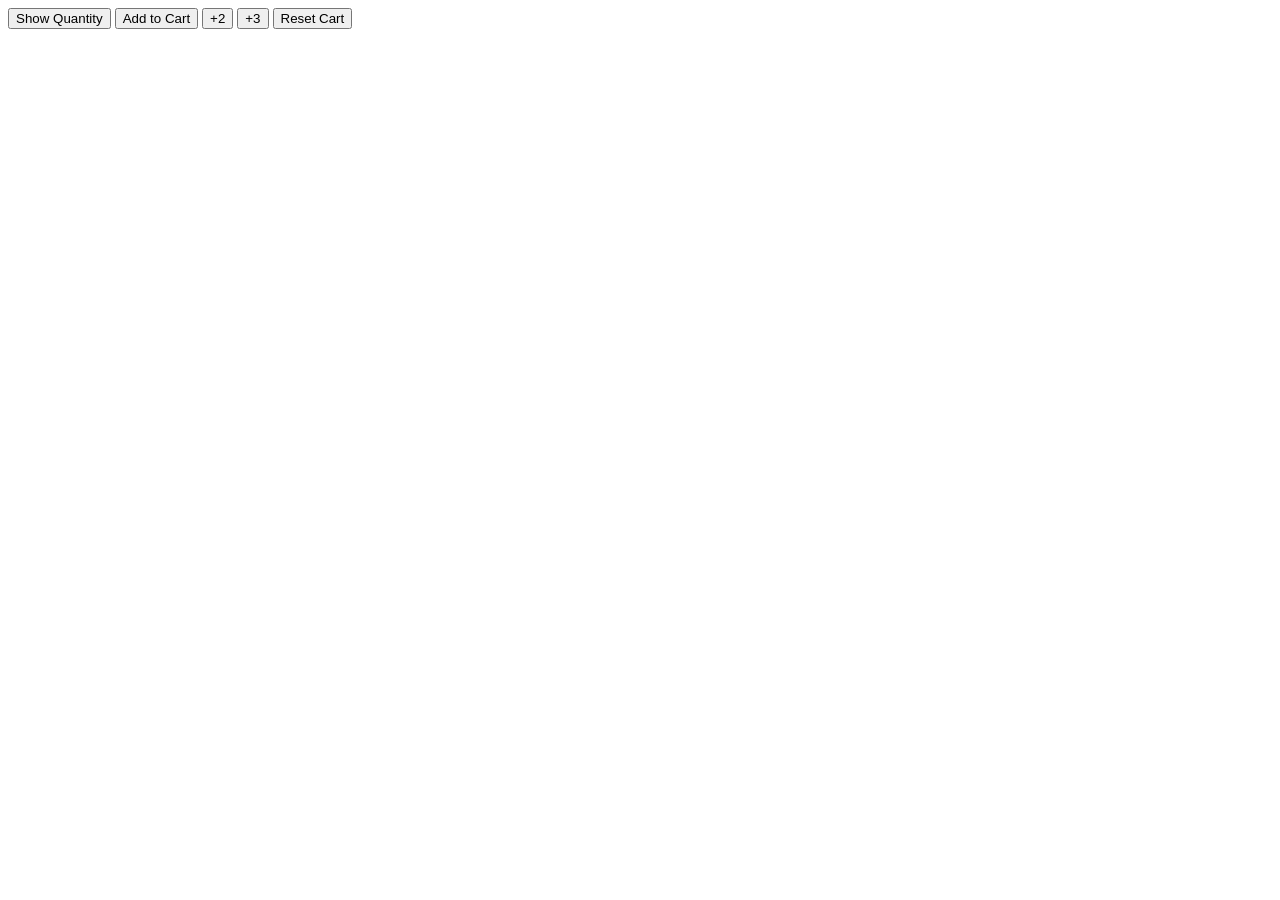
<file: javascript/05-variables.html>
<!DOCTYPE html>
<html lang="en">
<head>
    <meta charset="UTF-8">
    <meta name="viewport" content="width=device-width, initial-scale=1.0">
    <title>Card Quantity</title>
</head>
<body>
        <button onclick="
            console.log(`Cart quantity: ${cartQuantity}`);
            ">Show Quantity</button>

        <button onclick="
            // cartQuantity += 1; 
            cartQuantity++;
            console.log(`Cart quantity: ${cartQuantity}`);
        ">Add to Cart</button>

        <button onclick="
            cartQuantity += 2;
            console.log(`Cart quantity: ${cartQuantity}`);
        ">+2</button>

        <button onclick="
            cartQuantity += 3;
            console.log(`Cart quantity: ${cartQuantity}`);
        ">+3</button>

        <button onclick="
            cartQuantity = 0;
            console.log(`Cart quantity: ${cartQuantity}`);
        ">Reset Cart</button>

        <script>
            let cartQuantity = 0;
        </script>

</body>
</html>
</file>
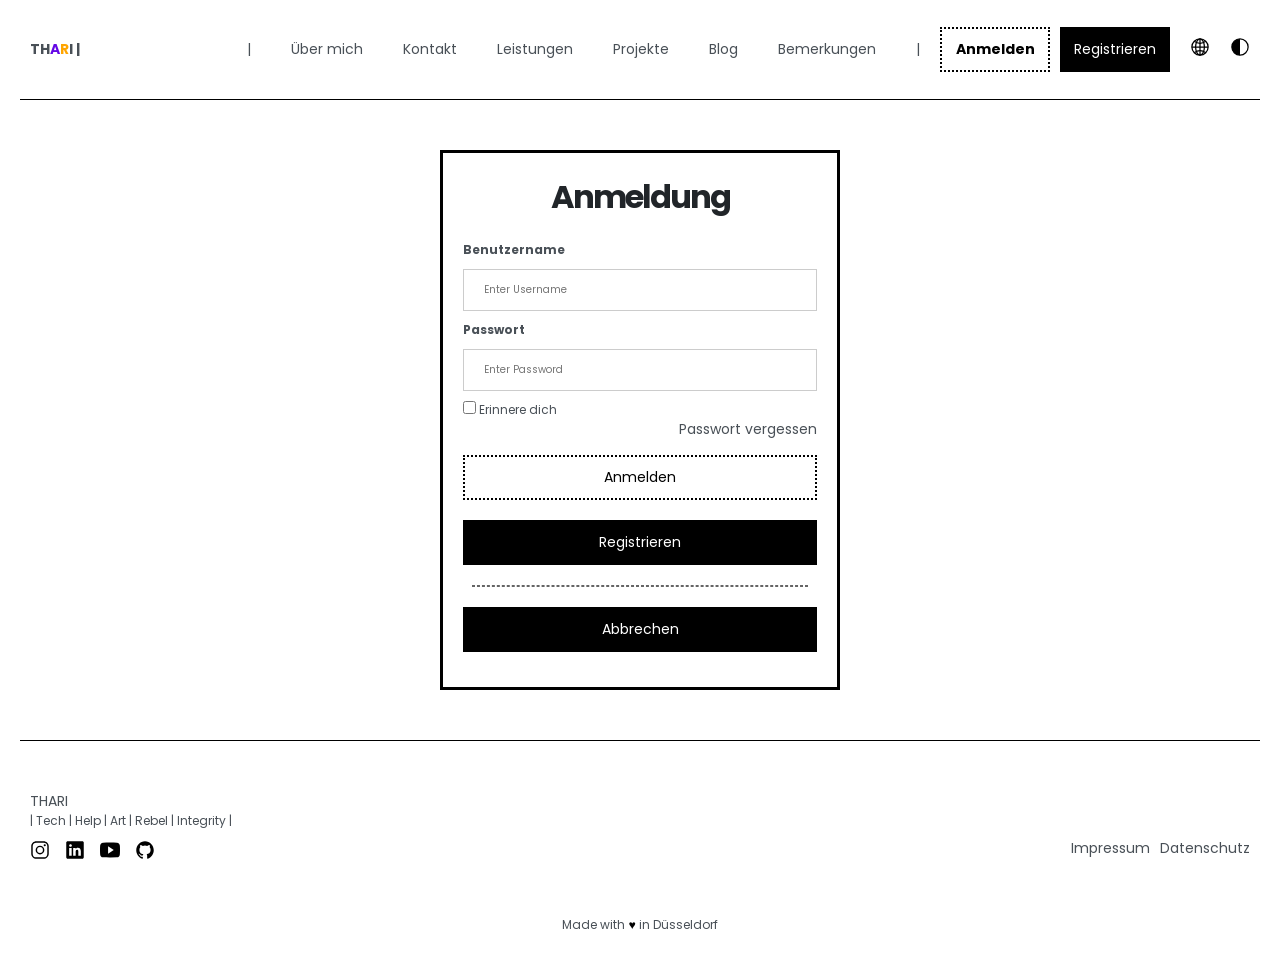
<file: login-register/login.html>
<!DOCTYPE html>
<html lang="en">
<head>
    <meta charset="UTF-8">
    <meta name="viewport" content="width=device-width, initial-scale=1.0">
    <link rel="preconnect" href="https://fonts.googleapis.com">
    <link rel="preconnect" href="https://fonts.gstatic.com" crossorigin>
    <link href="https://fonts.googleapis.com/css2?family=Poppins:ital,wght@0,100;0,200;0,300;0,400;0,500;0,600;0,700;0,800;0,900;1,100;1,200;1,300;1,400;1,500;1,600;1,700;1,800;1,900&display=swap" rel="stylesheet">
    <link rel="stylesheet" href="../de.css">
    <link rel="stylesheet" href="login-register.css">
    <title>THARI | Anmeldung</title>
</head>
<body>
    <div class="container">
        <header>
            <!-- NAVIGATION -->
            <nav class="navbar">
                <div class="logo">
                    <a href="../index.html" id="Logo-Startseite-Link">TH<span class="art-color">A</span><span class="rebel-color">R</span>I | </a> 
                    <!-- Senkrechter Strich professioneller -->
                </div>
                
                <ul class="nav-btn-container">
                    <p class="nav-line">|</p>
                    <li><a class="nav-btn" href="../nav-pages/about-me.html">Über&nbsp;mich</a></li>
                    <li><a class="nav-btn" href="../nav-pages/contact.html">Kontakt</a></li>
                    <li><a class="nav-btn" href="../nav-pages/services.html">Leistungen</a></li>
                    <li><a class="nav-btn" href="../nav-pages/projects.html">Projekte</a></li>
                    <li><a class="nav-btn" href="../nav-pages/blog.html">Blog</a></li>
                    <li><a class="nav-btn" href="../nav-pages/feedback.html">Bemerkungen</a></li>
                    <p class="nav-line">|</p>
                </ul>

                <ul class="nav-login-register-container">
                    <li><a class="active btn btn-primary-outline" href="login.html" id="login-link">Anmelden</a></li>
                    <li><a class="btn btn-primary" href="register.html" id="register-link">Registrieren</a></li>
                </ul>

                <ul class="nav-language-lightdark-container">
                    <li class="tooltip"><a href="index.html"><img class="nav-icons" src="../images/svg/globe-outline.svg" alt="World Logo"><span class="tooltip-text">de | en Übersetzung folgt</span></a></li>
                    <li class="tooltip"><a href="index.html"><img class="nav-icons" src="../images/svg/contrast-outline.svg" alt="Darklight Logo"><span class="tooltip-text">light | dark Modus folgt</span></a></li>
                </ul>
            </nav>

        <!-- LOGIN FORM -->
            <main class="login-wrapper">
                <form action="action_page.php" method="post" class="login-form">
                    <h4 class="login-header">Anmeldung</h4>

                    <label for="uname"><b class="small-text">Benutzername</b></label>
                    <input type="text" placeholder="Enter Username" name="uname" required>

                    <label for="psw"><b class="small-text">Passwort</b></label>
                    <input type="password" placeholder="Enter Password" name="psw" required>

                    <label class="small-text"><input type="checkbox" name="remember"> Erinnere dich</label>

                    <span class="psw"><a href="#">Passwort vergessen</a></span>

                    <ul class="login-register-form-buttons">
                        <li><a class="btn btn-primary-outline" href="login-register/login.html" id="login-link">Anmelden</a></li>
                        <li><a class="btn btn-primary" href="login-register/register.html" id="register-link">Registrieren</a></li>
                        <hr class="short-line">
                        <li><a class="btn btn-primary" href="../index.html" id="register-link">Abbrechen</a></li>
                    </ul>
                </form>
            </main>

        <!-- <div class="container">
            <button type="button" class="cancel-btn">Cancel</button>
        </div> -->

        <!-- FOOTER -->
        <footer class="footer">
            <div class="footer-thari">
                <a href="index.html">THARI</a>
                <p class="small-text">| Tech | Help | Art | Rebel | Integrity |</p>
            </div>

            <div class="footer-row">
                <ul class="social-icons-container">
                    <li><a href="https://www.instagram.com/"><img class="social-icons" src="../images/svg/logo-instagram.svg" alt="Instagram"></a></li>
                    <li><a href="https://www.linkedin.com/"><img class="social-icons" src="../images/svg/logo-linkedin.svg" alt="LinkedIn"></a></li>
                    <li><a href="https://www.youtube.com/"><img class="social-icons" src="../images/svg/logo-youtube.svg" alt="YouTube"></a></li>
                    <li><a href="https://www.github.com/"><img class="social-icons" src="../images/svg/logo-github.svg" alt="GitHub"></a></li>
                </ul>
                <ul class="footer-rechts-nav-container">
                    <li><a href="impressum.html">Impressum</a></li>
                    <li><a href="datenschutz.html">Datenschutz</a></li>
                </ul>
            </div>
            
            <div class="small-text-footer">
                <p class="small-text">Made with <span class="heart-icon">♥︎</span> in Düsseldorf</p>
            </div>
            
        </footer>
    </div>
</body>
</html>
</file>
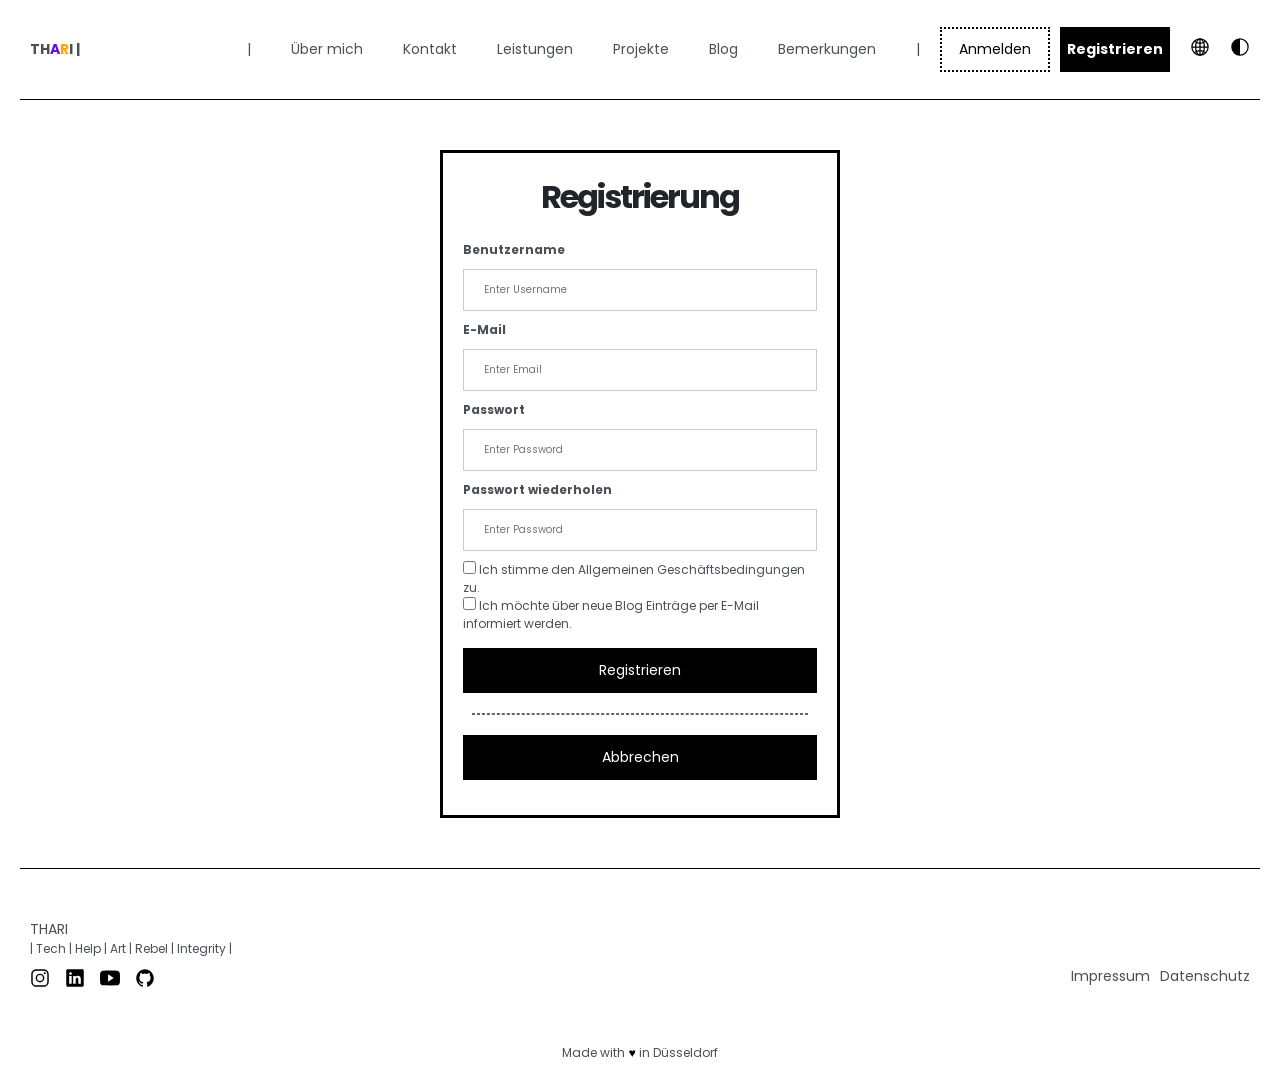
<file: login-register/register.html>
<!DOCTYPE html>
<html lang="en">
<head>
    <meta charset="UTF-8">
    <meta name="viewport" content="width=device-width, initial-scale=1.0">
    <link rel="preconnect" href="https://fonts.googleapis.com">
    <link rel="preconnect" href="https://fonts.gstatic.com" crossorigin>
    <link href="https://fonts.googleapis.com/css2?family=Poppins:ital,wght@0,100;0,200;0,300;0,400;0,500;0,600;0,700;0,800;0,900;1,100;1,200;1,300;1,400;1,500;1,600;1,700;1,800;1,900&display=swap" rel="stylesheet">
    <link rel="stylesheet" href="../de.css">
    <link rel="stylesheet" href="login-register.css">
    <title>THARI | Registrierung</title>
</head>
<body>
    <div class="container">
        <header>
            <!-- NAVIGATION -->
            <nav class="navbar">
                <div class="logo">
                    <a href="../index.html" id="Logo-Startseite-Link">TH<span class="art-color">A</span><span class="rebel-color">R</span>I | </a> 
                    <!-- Senkrechter Strich professioneller -->
                </div>
                
                <ul class="nav-btn-container">
                    <p class="nav-line">|</p>
                    <li><a class="nav-btn" href="../nav-pages/about-me.html">Über&nbsp;mich</a></li>
                    <li><a class="nav-btn" href="../nav-pages/contact.html">Kontakt</a></li>
                    <li><a class="nav-btn" href="../nav-pages/services.html">Leistungen</a></li>
                    <li><a class="nav-btn" href="../nav-pages/projects.html">Projekte</a></li>
                    <li><a class="nav-btn" href="../nav-pages/blog.html">Blog</a></li>
                    <li><a class="nav-btn" href="../nav-pages/feedback.html">Bemerkungen</a></li>
                    <p class="nav-line">|</p>
                </ul>

                <ul class="nav-login-register-container">
                    <li><a class="btn btn-primary-outline" href="login.html" id="login-link">Anmelden</a></li>
                    <li><a class="active btn btn-primary" href="register.html" id="register-link">Registrieren</a></li>
                </ul>

                <ul class="nav-language-lightdark-container">
                    <li class="tooltip"><a href="index.html"><img class="nav-icons" src="../images/svg/globe-outline.svg" alt="World Logo"><span class="tooltip-text">de | en Übersetzung folgt</span></a></li>
                    <li class="tooltip"><a href="index.html"><img class="nav-icons" src="../images/svg/contrast-outline.svg" alt="Darklight Logo"><span class="tooltip-text">light | dark Modus folgt</span></a></li>
                </ul>
            </nav>

        <!-- REGISTER FORM -->
            <main class="login-wrapper">
                <form action="action_page.php" method="post" class="login-form">
                    <h4 class="login-header">Registrierung</h4>

                    <label for="uname"><b class="small-text">Benutzername</b></label>
                    <input type="text" placeholder="Enter Username" name="uname" required>

                    <label for="email"><b class="small-text">E-Mail</b></label>
                    <input type="text" placeholder="Enter Email" name="email" required>

                    <label for="psw"><b class="small-text">Passwort</b></label>
                    <input type="password" placeholder="Enter Password" name="psw" required>

                    <label for="psw"><b class="small-text">Passwort wiederholen</b></label>
                    <input type="password" placeholder="Enter Password" name="psw" required>

                    <label class="small-text"><input type="checkbox" name="remember" required> Ich stimme den Allgemeinen Geschäftsbedingungen zu.</label>
                    <label class="small-text"><input type="checkbox" name="remember"> Ich möchte über neue Blog Einträge per E-Mail informiert werden.</label>

                    <ul class="login-register-form-buttons">
                        <li><a class="btn btn-primary" href="login-register/register.html" id="register-link">Registrieren</a></li>
                        <hr class="short-line">
                        <li><a class="btn btn-primary" href="../index.html" id="register-link">Abbrechen</a></li>
                    </ul>
                </form>
            </main>

        <!-- <div class="container">
            <button type="button" class="cancel-btn">Cancel</button>
        </div> -->

        <!-- FOOTER -->
        <footer class="footer">
            <div class="footer-thari">
                <a href="index.html">THARI</a>
                <p class="small-text">| Tech | Help | Art | Rebel | Integrity |</p>
            </div>

            <div class="footer-row">
                <ul class="social-icons-container">
                    <li><a href="https://www.instagram.com/"><img class="social-icons" src="../images/svg/logo-instagram.svg" alt="Instagram"></a></li>
                    <li><a href="https://www.linkedin.com/"><img class="social-icons" src="../images/svg/logo-linkedin.svg" alt="LinkedIn"></a></li>
                    <li><a href="https://www.youtube.com/"><img class="social-icons" src="../images/svg/logo-youtube.svg" alt="YouTube"></a></li>
                    <li><a href="https://www.github.com/"><img class="social-icons" src="../images/svg/logo-github.svg" alt="GitHub"></a></li>
                </ul>
                <ul class="footer-rechts-nav-container">
                    <li><a href="impressum.html">Impressum</a></li>
                    <li><a href="datenschutz.html">Datenschutz</a></li>
                </ul>
            </div>
            
            <div class="small-text-footer">
                <p class="small-text">Made with <span class="heart-icon">♥︎</span> in Düsseldorf</p>
            </div>
            
        </footer>
    </div>
</body>
</html>
</file>
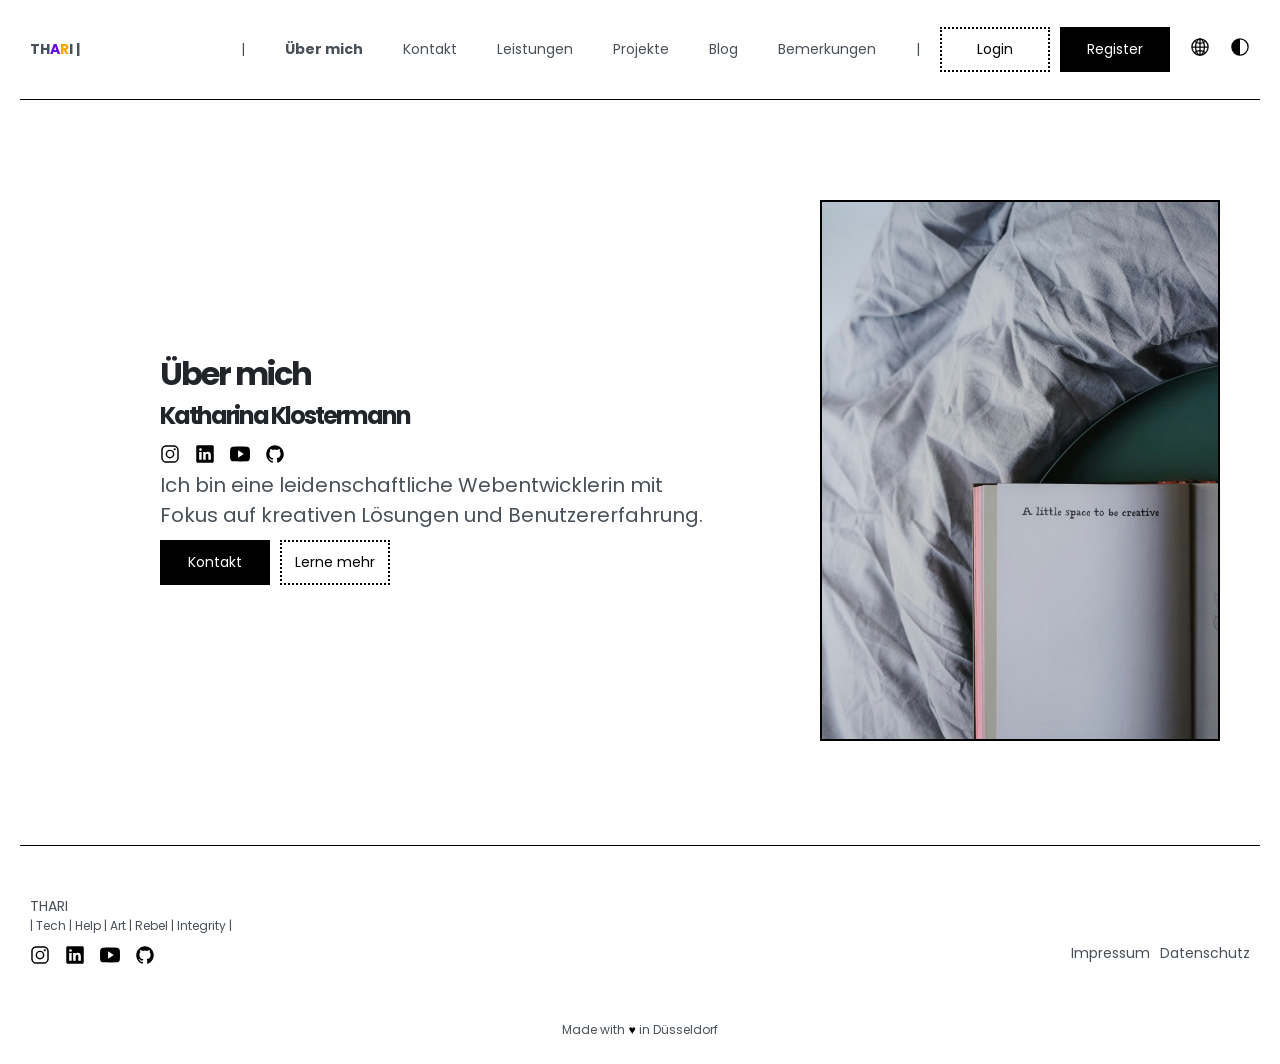
<file: nav-pages/about-me.html>
<!DOCTYPE html>
<html lang="en">
<head>
    <meta charset="UTF-8">
    <meta name="viewport" content="width=device-width, initial-scale=1.0">
    <link rel="preconnect" href="https://fonts.googleapis.com">
    <link rel="preconnect" href="https://fonts.gstatic.com" crossorigin>
    <link href="https://fonts.googleapis.com/css2?family=Poppins:ital,wght@0,100;0,200;0,300;0,400;0,500;0,600;0,700;0,800;0,900;1,100;1,200;1,300;1,400;1,500;1,600;1,700;1,800;1,900&display=swap" rel="stylesheet">
    <link rel="stylesheet" href="../de.css">
    <title>THARI | Über mich</title>
</head>
<body>
    <div class="container">
        <header>
            <!-- NAVIGATION -->
            <nav class="navbar">
                <div class="logo">
                    <a href="../index.html" id="Logo-Startseite-Link">TH<span class="art-color">A</span><span class="rebel-color">R</span>I | </a> 
                    <!-- Senkrechter Strich professioneller -->
                </div>
                
                <ul class="nav-btn-container">
                    <p class="nav-line">|</p>
                    <li><a class="active nav-btn" href="../nav-pages/about-me.html">Über&nbsp;mich</a></li>
                    <li><a class="nav-btn" href="../nav-pages/contact.html">Kontakt</a></li>
                    <li><a class="nav-btn" href="../nav-pages/services.html">Leistungen</a></li>
                    <li><a class="nav-btn" href="../nav-pages/projects.html">Projekte</a></li>
                    <li><a class="nav-btn" href="../nav-pages/blog.html">Blog</a></li>
                    <li><a class="nav-btn" href="../nav-pages/feedback.html">Bemerkungen</a></li>
                    <p class="nav-line">|</p>
                </ul>

                <ul class="nav-login-register-container">
                    <li><a class="btn btn-primary-outline" href="../login-register/login.html" id="login-link">Login</a></li>
                    <li><a class="btn btn-primary" href="../login-register/register.html" id="register-link">Register</a></li>
                </ul>

                <ul class="nav-language-lightdark-container">
                    <li class="tooltip"><a href="index.html"><img class="nav-icons" src="../images/svg/globe-outline.svg" alt="World Logo"><span class="tooltip-text">de | en Übersetzung folgt</span></a></li>
                    <li class="tooltip"><a href="index.html"><img class="nav-icons" src="../images/svg/contrast-outline.svg" alt="Darklight Logo"><span class="tooltip-text">light | dark Modus folgt</span></a></li>
                </ul>
            </nav>
        
        <main>

            <!-- FEATURE SECTION -->
            <section class="features-section-nav-button-pages">
                <div class="features-grid-container-about-me">
                    <div class="feature-text-about-me">
                        <h4>Über mich</h4>
                        <h5>Katharina Klostermann</h5>
                        <ul class="social-icons-container">
                            <li><a href="https://www.instagram.com/"><img class="social-icons" src="../images/svg/logo-instagram.svg" alt="Instagram"></a></li>
                            <li><a href="https://www.linkedin.com/"><img class="social-icons" src="../images/svg/logo-linkedin.svg" alt="LinkedIn"></a></li>
                            <li><a href="https://www.youtube.com/"><img class="social-icons" src="../images/svg/logo-youtube.svg" alt="YouTube"></a></li>
                            <li><a href="https://www.github.com/"><img class="social-icons" src="../images/svg/logo-github.svg" alt="GitHub"></a></li>
                        </ul>
                        <p>Ich bin eine leidenschaftliche Webentwicklerin mit Fokus auf kreativen Lösungen und Benutzererfahrung.</p>
                        <ul class="hero-btn-container">
                            <li><a class="btn btn-primary" href="contact.html">Kontakt</a></li>
                            <li><a class="btn btn-primary-outline" href="button-pages/learn-more.html">Lerne mehr</a></li>
                        </ul>
                    </div>
                    <div>
                        <ul>
                            <img class="feature-img" src="../images/nav/toa-heftiba-yz4VF6x0W3M-unsplash.jpg" alt="Art">
                        </ul>
                    </div>
                </div>
            </section>

        </main>

        <footer class="footer">
            <!--FOOTER-->
            <div class="footer-thari">
                <a href="index.html">THARI</a>
                <p class="small-text">| Tech | Help | Art | Rebel | Integrity |</p>
            </div>

            <div class="footer-row">
                <ul class="social-icons-container">
                    <li><a href="https://www.instagram.com/"><img class="social-icons" src="../images/svg/logo-instagram.svg" alt="Instagram"></a></li>
                    <li><a href="https://www.linkedin.com/"><img class="social-icons" src="../images/svg/logo-linkedin.svg" alt="LinkedIn"></a></li>
                    <li><a href="https://www.youtube.com/"><img class="social-icons" src="../images/svg/logo-youtube.svg" alt="YouTube"></a></li>
                    <li><a href="https://www.github.com/"><img class="social-icons" src="../images/svg/logo-github.svg" alt="GitHub"></a></li>
                </ul>
                <ul class="footer-rechts-nav-container">
                    <li><a href="../footer-pages/impressum.html">Impressum</a></li>
                    <li><a href="../footer-pages/datenschutz.html">Datenschutz</a></li>
                </ul>
            </div>
            
            <div class="small-text-footer">
                <p class="small-text">Made with <span class="heart-icon">♥︎</span> in Düsseldorf</p>
            </div>
            
        </footer>
    </div>
</body>
</html>
</file>
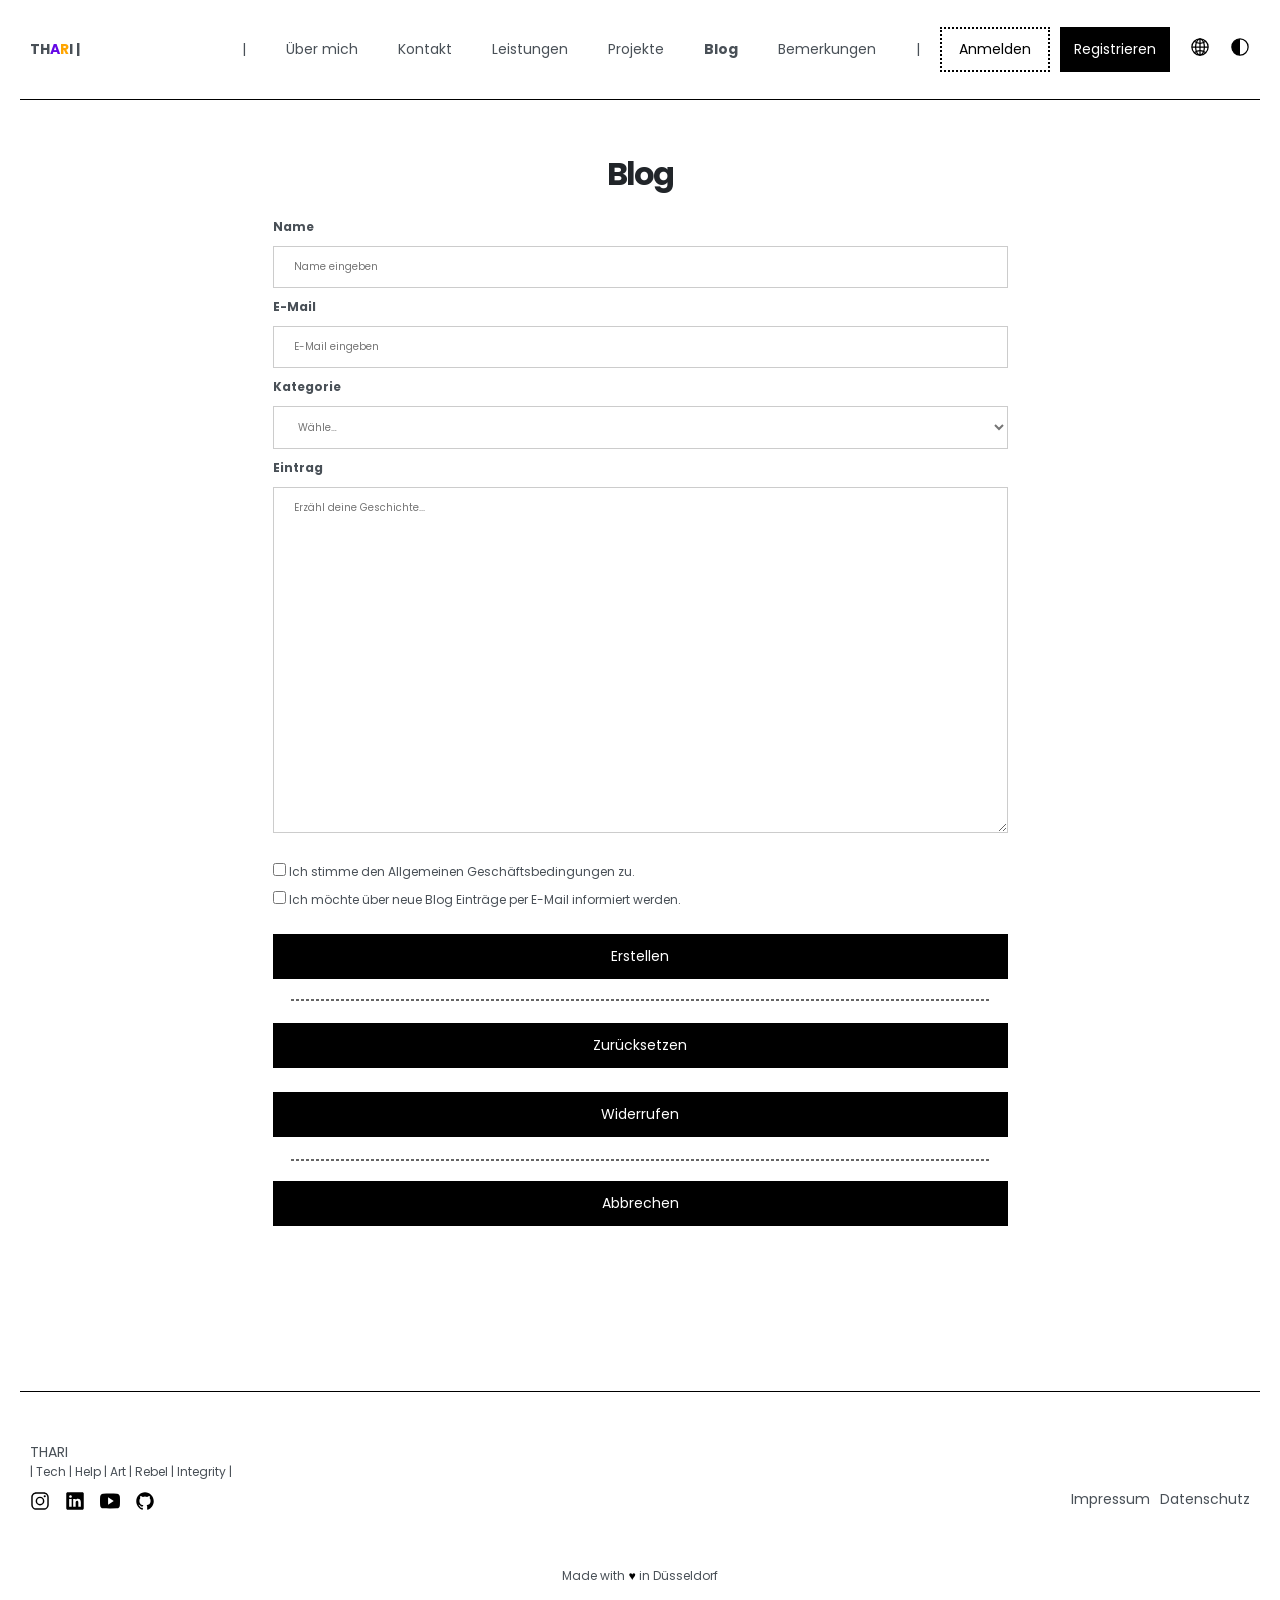
<file: nav-pages/blog.html>
<!DOCTYPE html>
<html lang="en">
<head>
    <meta charset="UTF-8">
    <meta name="viewport" content="width=device-width, initial-scale=1.0">
    <link rel="preconnect" href="https://fonts.googleapis.com">
    <link rel="preconnect" href="https://fonts.gstatic.com" crossorigin>
    <link href="https://fonts.googleapis.com/css2?family=Poppins:ital,wght@0,100;0,200;0,300;0,400;0,500;0,600;0,700;0,800;0,900;1,100;1,200;1,300;1,400;1,500;1,600;1,700;1,800;1,900&display=swap" rel="stylesheet">
    <link rel="stylesheet" href="../de.css">
    <link rel="stylesheet" href="nav-pages-form.css">
    <title>THARI | Blog</title>
</head>
<body>
    <div class="container">
        <header>
            <!-- NAVIGATION -->
            <nav class="navbar">
                <div class="logo">
                    <a href="../index.html" id="Logo-Startseite-Link">TH<span class="art-color">A</span><span class="rebel-color">R</span>I | </a> 
                    <!-- Senkrechter Strich professioneller -->
                </div>
                
                <ul class="nav-btn-container">
                    <p class="nav-line">|</p>
                    <li><a class="nav-btn" href="../nav-pages/about-me.html">Über&nbsp;mich</a></li>
                    <li><a class="nav-btn" href="../nav-pages/contact.html">Kontakt</a></li>
                    <li><a class="nav-btn" href="../nav-pages/services.html">Leistungen</a></li>
                    <li><a class="nav-btn" href="../nav-pages/projects.html">Projekte</a></li>
                    <li><a class="active nav-btn" href="../nav-pages/blog.html">Blog</a></li>
                    <li><a class="nav-btn" href="../nav-pages/feedback.html">Bemerkungen</a></li>
                    <p class="nav-line">|</p>
                </ul>

                <ul class="nav-login-register-container">
                    <li><a class="btn btn-primary-outline" href="../login-register/login.html" id="login-link">Anmelden</a></li>
                    <li><a class="btn btn-primary" href="../login-register/register.html" id="register-link">Registrieren</a></li>
                </ul>

                <ul class="nav-language-lightdark-container">
                    <li class="tooltip"><a href="index.html"><img class="nav-icons" src="../images/svg/globe-outline.svg" alt="World Logo"><span class="tooltip-text">de | en Übersetzung folgt</span></a></li>
                    <li class="tooltip"><a href="index.html"><img class="nav-icons" src="../images/svg/contrast-outline.svg" alt="Darklight Logo"><span class="tooltip-text">light | dark Modus folgt</span></a></li>
                </ul>
            </nav>

        <!-- REGISTER FORM -->
            <main class="blog-wrapper">
                <div class="features-grid-container-blog">
                    <form action="action_page.php" method="post" class="login-form blog-form">
                        <h4 class="login-header">Blog</h4>

                        <label for="uname"><b class="small-text">Name</b></label>
                        <input type="text" placeholder="Name eingeben" name="uname" required>

                        <label for="email"><b class="small-text">E-Mail</b></label>
                        <input type="text" placeholder="E-Mail eingeben" name="email" required>

                        <label for="journal-category"><b class="small-text">Kategorie</b></label>
                        <select id="journal-category" class="form-option" classname="category" required>
                            <option value="Wähle" selected>Wähle…</option>
                            <option value="idea">Idee</option>
                            <option value="note">Notiz</option>
                            <option value="goal">Ziel</option>
                            <option value="habit">Verhalten</option>
                            <option value="memory">Erinnerung</option>
                            <option value="mood">Stimmung</option>
                            <option value="event">Ereignis</option>
                            <option value="task">Aufgabe</option>
                        </select>

                        <label for="message"><b class="small-text">Eintrag</b></label>
                        <textarea id="message entry" name="entry" cols="30" rows="20" minlength="18" placeholder="Erzähl deine Geschichte..." required></textarea>
                    </form>
                    <!-- <div>
                        <ul>
                            <img class="nav-img" src="../images/nav/sincerely-media-DgQf1dUKUTM-unsplash.jpg" alt="Art">
                        </ul>
                    </div> -->
                    <div class="blog-buttons login-form blog-form">
                        <label class="small-text"><input type="checkbox" name="remember" required> Ich stimme den Allgemeinen Geschäftsbedingungen zu.</label>
                        <label class="small-text"><input type="checkbox" name="remember"> Ich möchte über neue Blog Einträge per E-Mail informiert werden.</label>
                        
                        <ul class="login-register-form-buttons">
                            <li><a class="btn btn-primary" href="" id="link">Erstellen</a></li>
                            <hr class="short-line">
                            <li><button type="reset" class="btn btn-primary">Zurücksetzen</button></li>
                            <li><button type="undo" class="btn btn-primary">Widerrufen</button></li>
                            <hr class="short-line">
                            <li><a class="btn btn-primary" href="../de.html" id="register-link">Abbrechen</a></li>
                        </ul>
                    </div>
                </div>
            </main>

        <!-- FOOTER -->
        <footer class="footer">
            <div class="footer-thari">
                <a href="index.html">THARI</a>
                <p class="small-text">| Tech | Help | Art | Rebel | Integrity |</p>
            </div>

            <div class="footer-row">
                <ul class="social-icons-container">
                    <li><a href="https://www.instagram.com/"><img class="social-icons" src="../images/svg/logo-instagram.svg" alt="Instagram"></a></li>
                    <li><a href="https://www.linkedin.com/"><img class="social-icons" src="../images/svg/logo-linkedin.svg" alt="LinkedIn"></a></li>
                    <li><a href="https://www.youtube.com/"><img class="social-icons" src="../images/svg/logo-youtube.svg" alt="YouTube"></a></li>
                    <li><a href="https://www.github.com/"><img class="social-icons" src="../images/svg/logo-github.svg" alt="GitHub"></a></li>
                </ul>
                <ul class="footer-rechts-nav-container">
                    <li><a href="impressum.html">Impressum</a></li>
                    <li><a href="datenschutz.html">Datenschutz</a></li>
                </ul>
            </div>
            
            <div class="small-text-footer">
                <p class="small-text">Made with <span class="heart-icon">♥︎</span> in Düsseldorf</p>
            </div>
            
        </footer>
    </div>
</body>
</html>
</file>
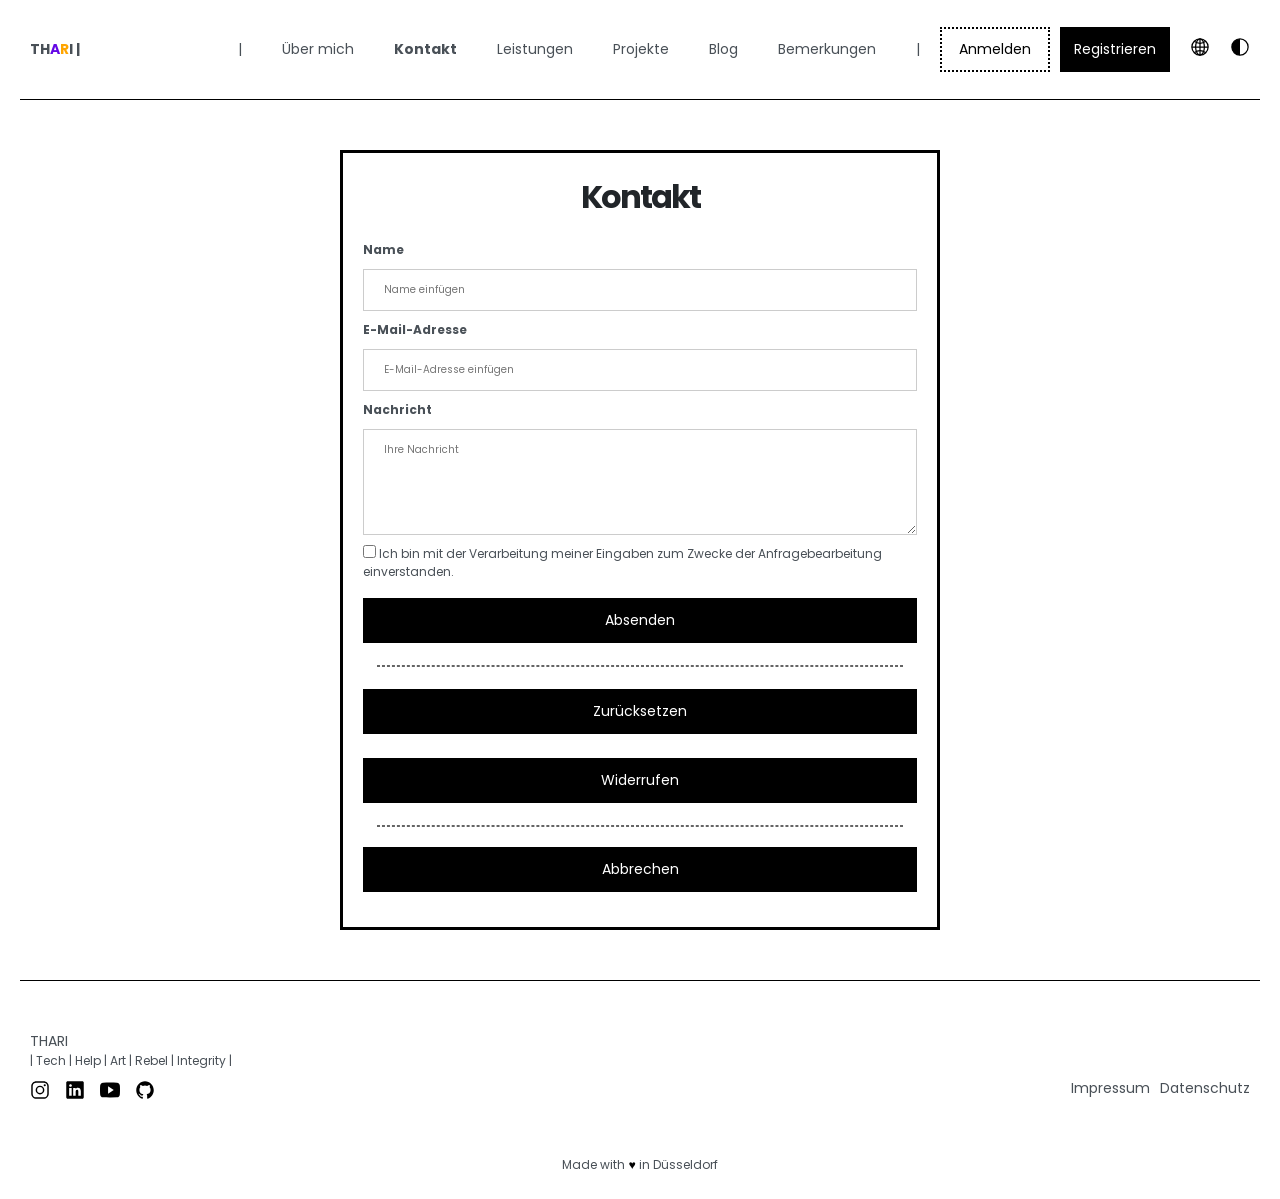
<file: nav-pages/contact.html>
<!DOCTYPE html>
<html lang="en">
<head>
    <meta charset="UTF-8">
    <meta name="viewport" content="width=device-width, initial-scale=1.0">
    <link rel="preconnect" href="https://fonts.googleapis.com">
    <link rel="preconnect" href="https://fonts.gstatic.com" crossorigin>
    <link href="https://fonts.googleapis.com/css2?family=Poppins:ital,wght@0,100;0,200;0,300;0,400;0,500;0,600;0,700;0,800;0,900;1,100;1,200;1,300;1,400;1,500;1,600;1,700;1,800;1,900&display=swap" rel="stylesheet">
    <link rel="stylesheet" href="../de.css">
    <link rel="stylesheet" href="nav-pages-form.css">
    <title>THARI | Kontakt</title>
</head>
<body>
    <div class="container">
        <header>
            <!-- NAVIGATION -->
            <nav class="navbar">
                <div class="logo">
                    <a href="../index.html" id="Logo-Startseite-Link">TH<span class="art-color">A</span><span class="rebel-color">R</span>I | </a> 
                    <!-- Senkrechter Strich professioneller -->
                </div>
                
                <ul class="nav-btn-container">
                    <p class="nav-line">|</p>
                    <li><a class="nav-btn" href="about-me.html">Über&nbsp;mich</a></li>
                    <li><a class="active nav-btn" href="contact.html">Kontakt</a></li>
                    <li><a class="nav-btn" href="services.html">Leistungen</a></li>
                    <li><a class="nav-btn" href="projects.html">Projekte</a></li>
                    <li><a class="nav-btn" href="blog.html">Blog</a></li>
                    <li><a class="nav-btn" href="feedback.html">Bemerkungen</a></li>
                    <p class="nav-line">|</p>
                </ul>

                <ul class="nav-login-register-container">
                    <li><a class="btn btn-primary-outline" href="../login-register/login.html" id="login-link">Anmelden</a></li>
                    <li><a class="btn btn-primary" href="../login-register/register.html" id="register-link">Registrieren</a></li>
                </ul>

                <ul class="nav-language-lightdark-container">
                    <li class="tooltip"><a href="index.html"><img class="nav-icons" src="../images/svg/globe-outline.svg" alt="World Logo"><span class="tooltip-text">de | en Übersetzung folgt</span></a></li>
                    <li class="tooltip"><a href="index.html"><img class="nav-icons" src="../images/svg/contrast-outline.svg" alt="Darklight Logo"><span class="tooltip-text">light | dark Modus folgt</span></a></li>
                </ul>
            </nav>

        <!-- CONTACT FORM -->
            <main class="login-wrapper">
                <form action="action_page.php" method="post" class="login-form">
                    <h4 class="login-header">Kontakt</h4>

                    <label for="uname"><b class="small-text">Name</b></label>
                    <input type="text" placeholder="Name einfügen" name="uname" required>

                    <label for="email"><b class="small-text">E-Mail-Adresse</b></label>
                    <input type="text" placeholder="E-Mail-Adresse einfügen" name="email" required>

                    <label for="message"><b class="small-text">Nachricht</b></label>
                    <textarea id="message entry" name="entry" cols="30" rows="5" minlength="10" placeholder="Ihre Nachricht" required></textarea>

                    <label class="small-text"><input type="checkbox" name="remember" required> Ich bin mit der Verarbeitung meiner Eingaben zum Zwecke der Anfragebearbeitung einverstanden.</label>

                    <ul class="login-register-form-buttons">
                        <li><button type="submit" class="btn btn-primary">Absenden</button></li>
                        <hr class="short-line">
                        <li><button type="reset" class="btn btn-primary">Zurücksetzen</button></li>
                        <li><button type="undo" class="btn btn-primary">Widerrufen</button></li>
                        <hr class="short-line">
                        <li><a class="btn btn-primary" href="../de.html" id="register-link">Abbrechen</a></li>
                    </ul>
                        
                </form>
            </main>

        <!-- FOOTER -->
        <footer class="footer">
            <div class="footer-thari">
                <a href="index.html">THARI</a>
                <p class="small-text">| Tech | Help | Art | Rebel | Integrity |</p>
            </div>

            <div class="footer-row">
                <ul class="social-icons-container">
                    <li><a href="https://www.instagram.com/"><img class="social-icons" src="../images/svg/logo-instagram.svg" alt="Instagram"></a></li>
                    <li><a href="https://www.linkedin.com/"><img class="social-icons" src="../images/svg/logo-linkedin.svg" alt="LinkedIn"></a></li>
                    <li><a href="https://www.youtube.com/"><img class="social-icons" src="../images/svg/logo-youtube.svg" alt="YouTube"></a></li>
                    <li><a href="https://www.github.com/"><img class="social-icons" src="../images/svg/logo-github.svg" alt="GitHub"></a></li>
                </ul>
                <ul class="footer-rechts-nav-container">
                    <li><a href="impressum.html">Impressum</a></li>
                    <li><a href="datenschutz.html">Datenschutz</a></li>
                </ul>
            </div>
            
            <div class="small-text-footer">
                <p class="small-text">Made with <span class="heart-icon">♥︎</span> in Düsseldorf</p>
            </div>
            
        </footer>
    </div>
</body>
</html>
</file>
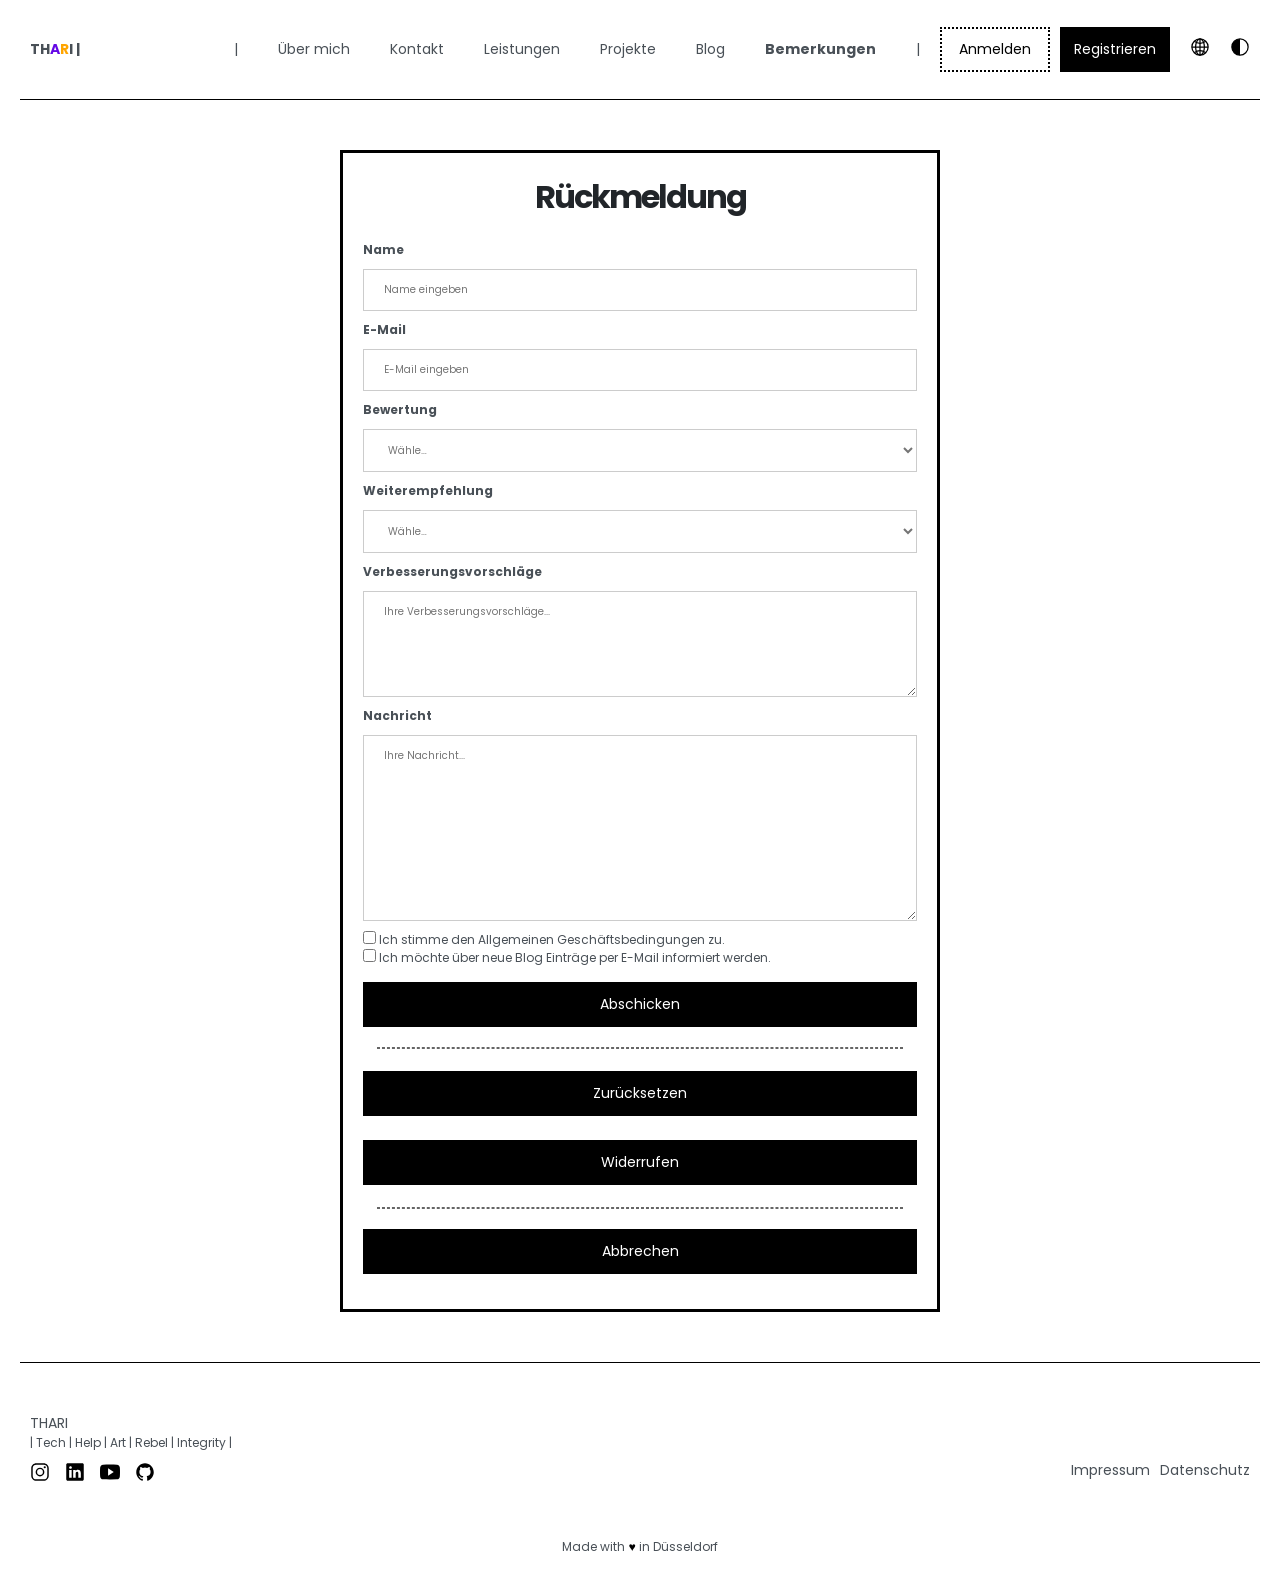
<file: nav-pages/feedback.html>
<!DOCTYPE html>
<html lang="en">
<head>
    <meta charset="UTF-8">
    <meta name="viewport" content="width=device-width, initial-scale=1.0">
    <link rel="preconnect" href="https://fonts.googleapis.com">
    <link rel="preconnect" href="https://fonts.gstatic.com" crossorigin>
    <link href="https://fonts.googleapis.com/css2?family=Poppins:ital,wght@0,100;0,200;0,300;0,400;0,500;0,600;0,700;0,800;0,900;1,100;1,200;1,300;1,400;1,500;1,600;1,700;1,800;1,900&display=swap" rel="stylesheet">
    <link rel="stylesheet" href="../de.css">
    <link rel="stylesheet" href="nav-pages-form.css">
    <title>THARI | Blog</title>
</head>
<body>
    <div class="container">
        <header>
            <!-- NAVIGATION -->
            <nav class="navbar">
                <div class="logo">
                    <a href="../index.html" id="Logo-Startseite-Link">TH<span class="art-color">A</span><span class="rebel-color">R</span>I | </a> 
                    <!-- Senkrechter Strich professioneller -->
                </div>
                
                <ul class="nav-btn-container">
                    <p class="nav-line">|</p>
                    <li><a class="nav-btn" href="../nav-pages/about-me.html">Über&nbsp;mich</a></li>
                    <li><a class="nav-btn" href="../nav-pages/contact.html">Kontakt</a></li>
                    <li><a class="nav-btn" href="../nav-pages/services.html">Leistungen</a></li>
                    <li><a class="nav-btn" href="../nav-pages/projects.html">Projekte</a></li>
                    <li><a class="nav-btn" href="../nav-pages/blog.html">Blog</a></li>
                    <li><a class="active nav-btn" href="../nav-pages/feedback.html">Bemerkungen</a></li>
                    <p class="nav-line">|</p>
                </ul>

                <ul class="nav-login-register-container">
                    <li><a class="btn btn-primary-outline" href="../login-register/login.html" id="login-link">Anmelden</a></li>
                    <li><a class="btn btn-primary" href="../login-register/register.html" id="register-link">Registrieren</a></li>
                </ul>

                <ul class="nav-language-lightdark-container">
                    <li class="tooltip"><a href="index.html"><img class="nav-icons" src="../images/svg/globe-outline.svg" alt="World Logo"><span class="tooltip-text">de | en Übersetzung folgt</span></a></li>
                    <li class="tooltip"><a href="index.html"><img class="nav-icons" src="../images/svg/contrast-outline.svg" alt="Darklight Logo"><span class="tooltip-text">light | dark Modus folgt</span></a></li>
                </ul>
            </nav>

        <!-- REGISTER FORM -->
            <main class="login-wrapper">
                <form action="action_page.php" method="post" class="login-form">
                    <h4 class="login-header">Rückmeldung</h4>

                    <label for="uname"><b class="small-text">Name</b></label>
                    <input type="text" placeholder="Name eingeben" name="uname" required>

                    <label for="email"><b class="small-text">E-Mail</b></label>
                    <input type="text" placeholder="E-Mail eingeben" name="email" required>

                    <label for="journal-category"><b class="small-text">Bewertung</b></label>
                    <select id="journal-category" class="form-option" classname="category" required>
                        <option value="Wähle" selected>Wähle…</option>
                        <option value="exzellent">Exzellent</option>
                        <option value="sehr gut">Sehr gut</option>
                        <option value="gut">Gut</option>
                        <option value="okay">Okay</option>
                        <option value="ausbaufähig">Ausbaufähig</option>
                    </select>

                    <label for="journal-category"><b class="small-text">Weiterempfehlung</b></label>
                    <select id="journal-category" class="form-option" classname="category" required>
                        <option value="Wähle" selected>Wähle…</option>
                        <option value="ja">Ja</option>
                        <option value="nein">Nein</option>
                    </select>

                    <label for="message"><b class="small-text">Verbesserungsvorschläge</b></label>
                    <textarea id="message entry" name="entry" cols="30" rows="5" minlength="10" placeholder="Ihre Verbesserungsvorschläge..." required></textarea>

                    <label for="message"><b class="small-text">Nachricht</b></label>
                    <textarea id="message entry" name="entry" cols="30" rows="10" minlength="15" placeholder="Ihre Nachricht..." required></textarea>

                    <label class="small-text"><input type="checkbox" name="remember" required> Ich stimme den Allgemeinen Geschäftsbedingungen zu.</label>
                    <label class="small-text"><input type="checkbox" name="remember"> Ich möchte über neue Blog Einträge per E-Mail informiert werden.</label>

                    <ul class="login-register-form-buttons">
                        <li><a class="btn btn-primary" href="" id="link">Abschicken</a></li>
                        <hr class="short-line">
                        <li><button type="reset" class="btn btn-primary">Zurücksetzen</button></li>
                        <li><button type="undo" class="btn btn-primary">Widerrufen</button></li>
                        <hr class="short-line">
                        <li><a class="btn btn-primary" href="../de.html" id="register-link">Abbrechen</a></li>
                    </ul>
                </form>
            </main>

        <!-- FOOTER -->
        <footer class="footer">
            <div class="footer-thari">
                <a href="index.html">THARI</a>
                <p class="small-text">| Tech | Help | Art | Rebel | Integrity |</p>
            </div>

            <div class="footer-row">
                <ul class="social-icons-container">
                    <li><a href="https://www.instagram.com/"><img class="social-icons" src="../images/svg/logo-instagram.svg" alt="Instagram"></a></li>
                    <li><a href="https://www.linkedin.com/"><img class="social-icons" src="../images/svg/logo-linkedin.svg" alt="LinkedIn"></a></li>
                    <li><a href="https://www.youtube.com/"><img class="social-icons" src="../images/svg/logo-youtube.svg" alt="YouTube"></a></li>
                    <li><a href="https://www.github.com/"><img class="social-icons" src="../images/svg/logo-github.svg" alt="GitHub"></a></li>
                </ul>
                <ul class="footer-rechts-nav-container">
                    <li><a href="impressum.html">Impressum</a></li>
                    <li><a href="datenschutz.html">Datenschutz</a></li>
                </ul>
            </div>
            
            <div class="small-text-footer">
                <p class="small-text">Made with <span class="heart-icon">♥︎</span> in Düsseldorf</p>
            </div>
            
        </footer>
    </div>
</body>
</html>
</file>
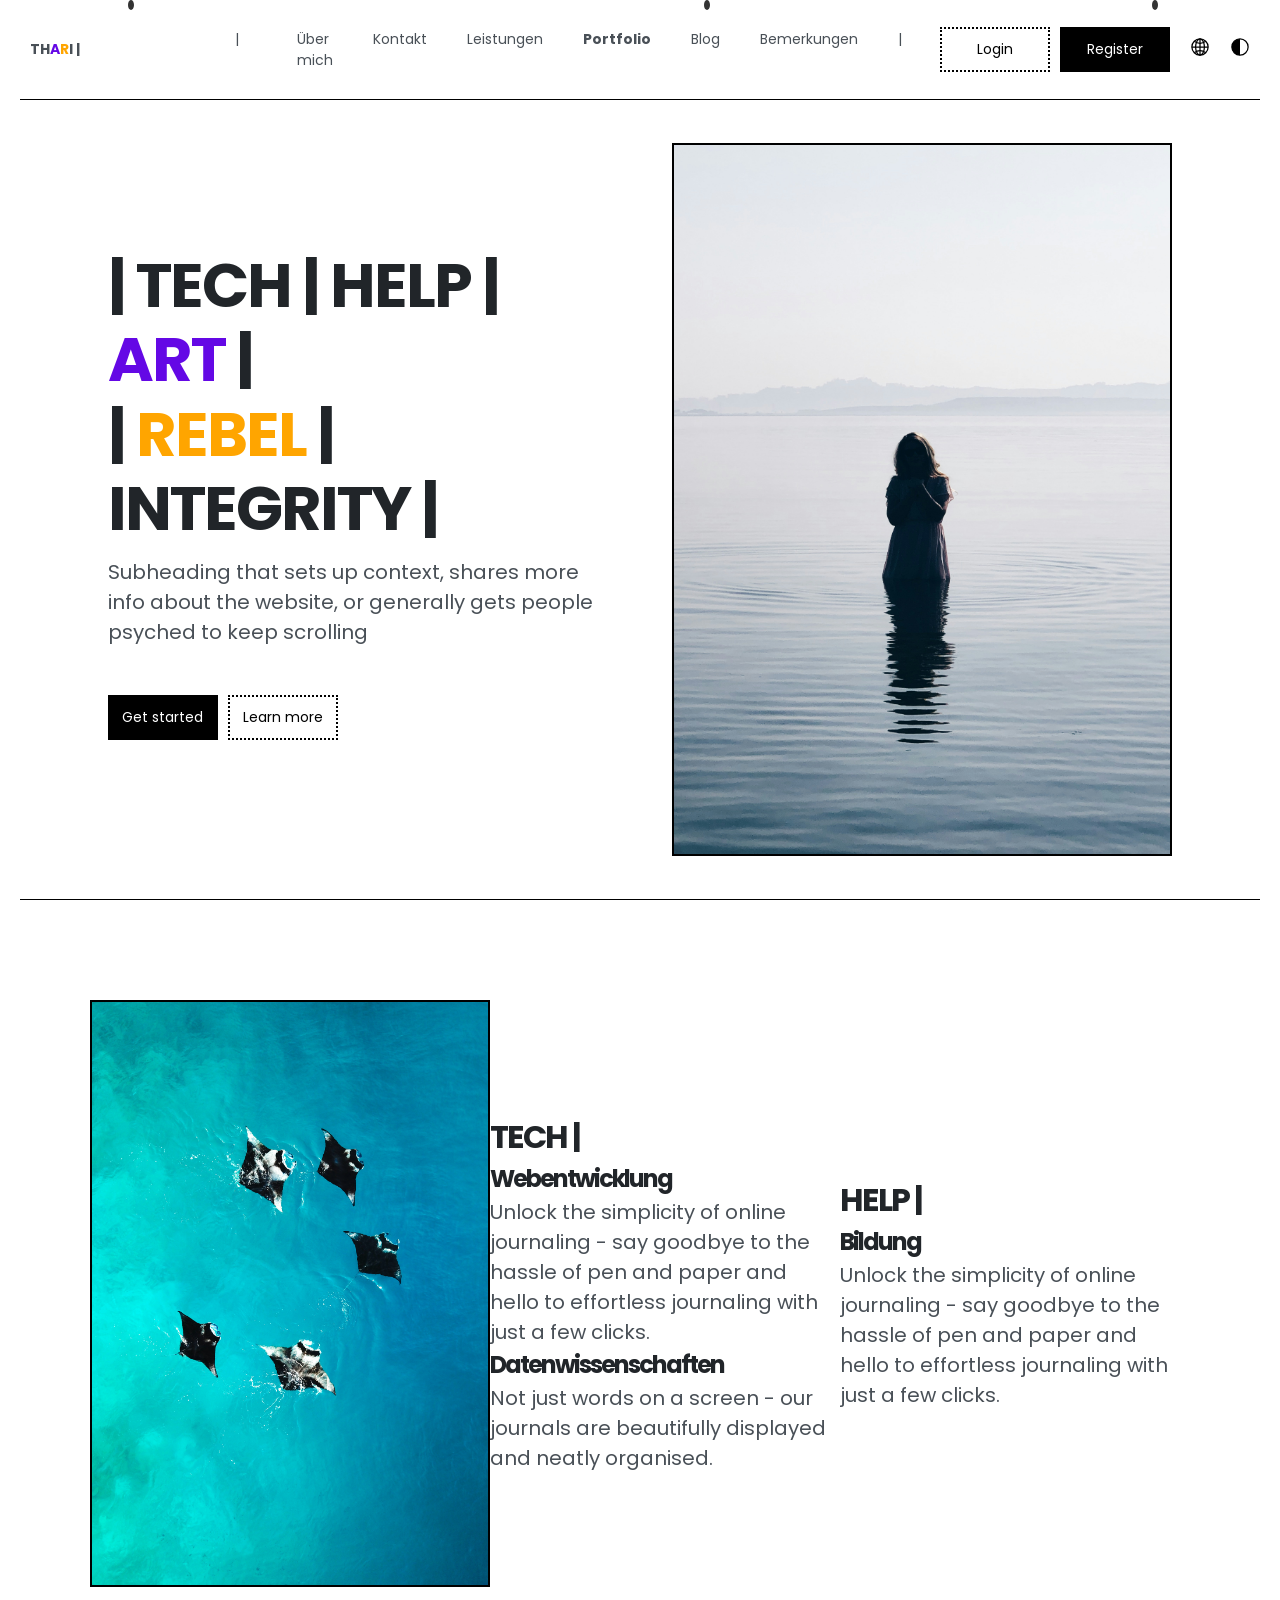
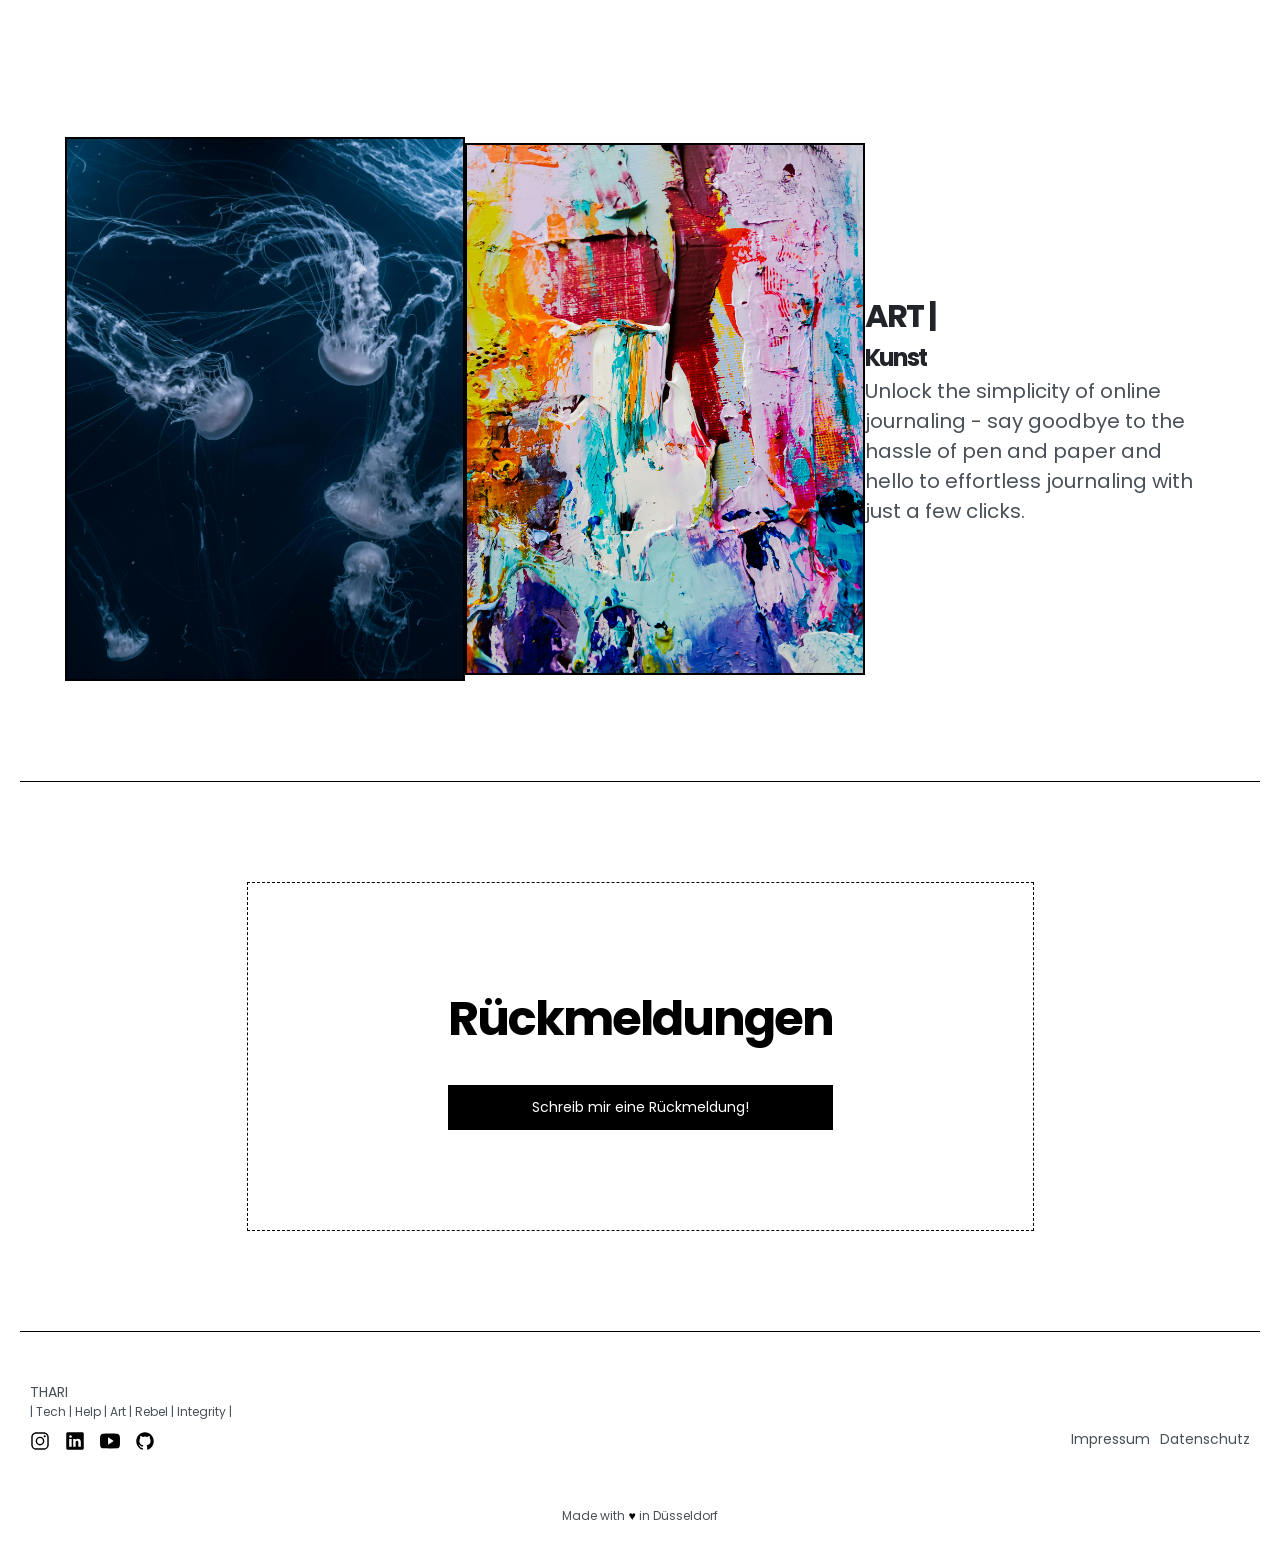
<file: nav-pages/portfolio.html>
<!DOCTYPE html>
<html lang="en">
<head>
    <meta charset="UTF-8">
    <meta name="viewport" content="width=device-width, initial-scale=1.0">
    <link rel="preconnect" href="https://fonts.googleapis.com">
    <link rel="preconnect" href="https://fonts.gstatic.com" crossorigin>
    <link href="https://fonts.googleapis.com/css2?family=Poppins:ital,wght@0,100;0,200;0,300;0,400;0,500;0,600;0,700;0,800;0,900;1,100;1,200;1,300;1,400;1,500;1,600;1,700;1,800;1,900&display=swap" rel="stylesheet">
    <link rel="stylesheet" href="../de.css">
    <title>THARI | Portfolio</title>
</head>
<body>
    <div class="container">
        <header>
            <!-- NAVIGATION -->
            <nav class="navbar">
                <div class="logo">
                    <a href="../de.html" id="Logo-Startseite-Link">TH<span class="art-color">A</span><span class="rebel-color">R</span>I | </a> 
                    <!-- Senkrechter Strich professioneller -->
                </div>
                
                <ul class="nav-btn-container">
                    <p class="nav-line">|</p>
                    <li><a class="nav-btn" href="../nav-pages/about-me.html">Über mich</a></li>
                    <li><a class="nav-btn" href="../nav-pages/contact.html">Kontakt</a></li>
                    <li><a class="nav-btn" href="../nav-pages/services.html">Leistungen</a></li>
                    <li><a class="active nav-btn" href="../nav-pages/portfolio.html">Portfolio</a></li>
                    <li><a class="nav-btn" href="../nav-pages/blog.html">Blog</a></li>
                    <li><a class="nav-btn" href="../nav-pages/feedback.html">Bemerkungen</a></li>
                    <p class="nav-line">|</p>
                </ul>

                <ul class="nav-login-register-container">
                    <li><a class="btn btn-primary-outline" href="../login-register/login.html" id="login-link">Login</a></li>
                    <li><a class="btn btn-primary" href="../login-register/register.html" id="register-link">Register</a></li>
                </ul>

                <ul class="nav-language-lightdark-container">
                    <li class="tooltip"><a href="index.html"><img class="nav-icons" src="../images/svg/globe-outline.svg" alt="World Logo"><span class="tooltip-text">de | en Übersetzung folgt</span></a></li>
                    <li class="tooltip"><a href="index.html"><img class="nav-icons" src="../images/svg/contrast-outline.svg" alt="Darklight Logo"><span class="tooltip-text">light | dark Modus folgt</span></a></li>
                </ul>
            </nav>

            <!-- HERO SECTION -->
            <section class="hero-section water-background">
                <div class="hero-content">
                    <h1 class="hero-heading">
                        | TECH | HELP | <span class="art-color">ART</span> | <br> 
                        | <span class="rebel-color">REBEL</span> | INTEGRITY | 
                    </h1>
                    <p class="hero-paragraph">Subheading that sets up context, shares more info about the website, or generally gets people psyched to keep scrolling</p>
                
                    <ul class="hero-btn-container">
                        <li><a class="btn btn-primary" href="../login-register/register.html">Get started</a></li>
                        <li><a class="btn btn-primary-outline" href="../button-pages/learn-more.html">Learn more</a></li>
                    </ul>
                </div>

                <div class="Startseite-img-container">
                    <img class="Startseite-img" src="../images/home/giorgio-trovato-opnHVHNZuUU-unsplash.jpg" alt="Woman">
                </div>

                <div class="raindrop-container">
                    <span class="raindrop"></span>
                    <span class="raindrop"></span>
                    <span class="raindrop"></span>
                </div>

            </section>
        </header>
        
        <main>
            <!-- FEATURE SECTION -->
            <section class="features-section">
                <div class="features-grid-container">
                    <img class="feature-img" src="../images/home/Startseite_Rays.jpg" alt="Rays">
                    <div class="feature-text">
                        <h4>TECH | </h4>
                        <h5 class="feature-heading">Webentwicklung</h5>
                        <p>Unlock the simplicity of online journaling - say goodbye to the hassle of pen and paper and hello to effortless journaling with just a few clicks.</p>
                        <h5 class="feature-heading">Datenwissenschaften</h5>
                        <p>Not just words on a screen - our journals are beautifully displayed and neatly organised.</p>
                    </div>
                    <div class="feature-text">
                        <h4>HELP | </h4>
                        <h5 class="feature-heading">Bildung</h5>
                        <p>Unlock the simplicity of online journaling - say goodbye to the hassle of pen and paper and hello to effortless journaling with just a few clicks.</p>
                    </div>
                    <img class="feature-img" src="../images/home/Startseite_Quallen.jpg" alt="Quallen">
                    <img class="feature-img" src="../images/home/jene-stephaniuk--MCrF6hnojU-unsplash.jpg" alt="Art">
                    <div class="feature-text">
                        <h4>ART | </h4>
                        <h5 class="feature-heading">Kunst</h5>
                        <p>Unlock the simplicity of online journaling - say goodbye to the hassle of pen and paper and hello to effortless journaling with just a few clicks.</p>
                    </div>
                </div>
            </section>

            <!--CTA SECTION - CTA = CALL TO ACTION-->
            <section class="cta-section">
                <div class="cta-card">
                    <h2 class="cta-heading">Rückmeldungen</h2>
                    <a class="btn btn-secondary" href="../login-register/register.html">Schreib mir eine Rückmeldung!</a>
                    <!-- Div Bewertungsfelder einfügen (mit Formular einfügbar)-->
                </div>
            </section>
        </main>

        <footer class="footer">
            <!--FOOTER-->
            <div class="footer-thari">
                <a href="index.html">THARI</a>
                <p class="small-text">| Tech | Help | Art | Rebel | Integrity |</p>
            </div>

            <div class="footer-row">
                <ul class="social-icons-container">
                    <li><a href="https://www.instagram.com/"><img class="social-icons" src="../images/svg/logo-instagram.svg" alt="Instagram"></a></li>
                    <li><a href="https://www.linkedin.com/"><img class="social-icons" src="../images/svg/logo-linkedin.svg" alt="LinkedIn"></a></li>
                    <li><a href="https://www.youtube.com/"><img class="social-icons" src="../images/svg/logo-youtube.svg" alt="YouTube"></a></li>
                    <li><a href="https://www.github.com/"><img class="social-icons" src="../images/svg/logo-github.svg" alt="GitHub"></a></li>
                </ul>
                <ul class="footer-rechts-nav-container">
                    <li><a href="../footer-pages/impressum.html">Impressum</a></li>
                    <li><a href="../footer-pages/datenschutz.html">Datenschutz</a></li>
                </ul>
            </div>
            
            <div class="small-text-footer">
                <p class="small-text">Made with <span class="heart-icon">♥︎</span> in Düsseldorf</p>
            </div>
            
        </footer>
    </div>
</body>
</html>
</file>
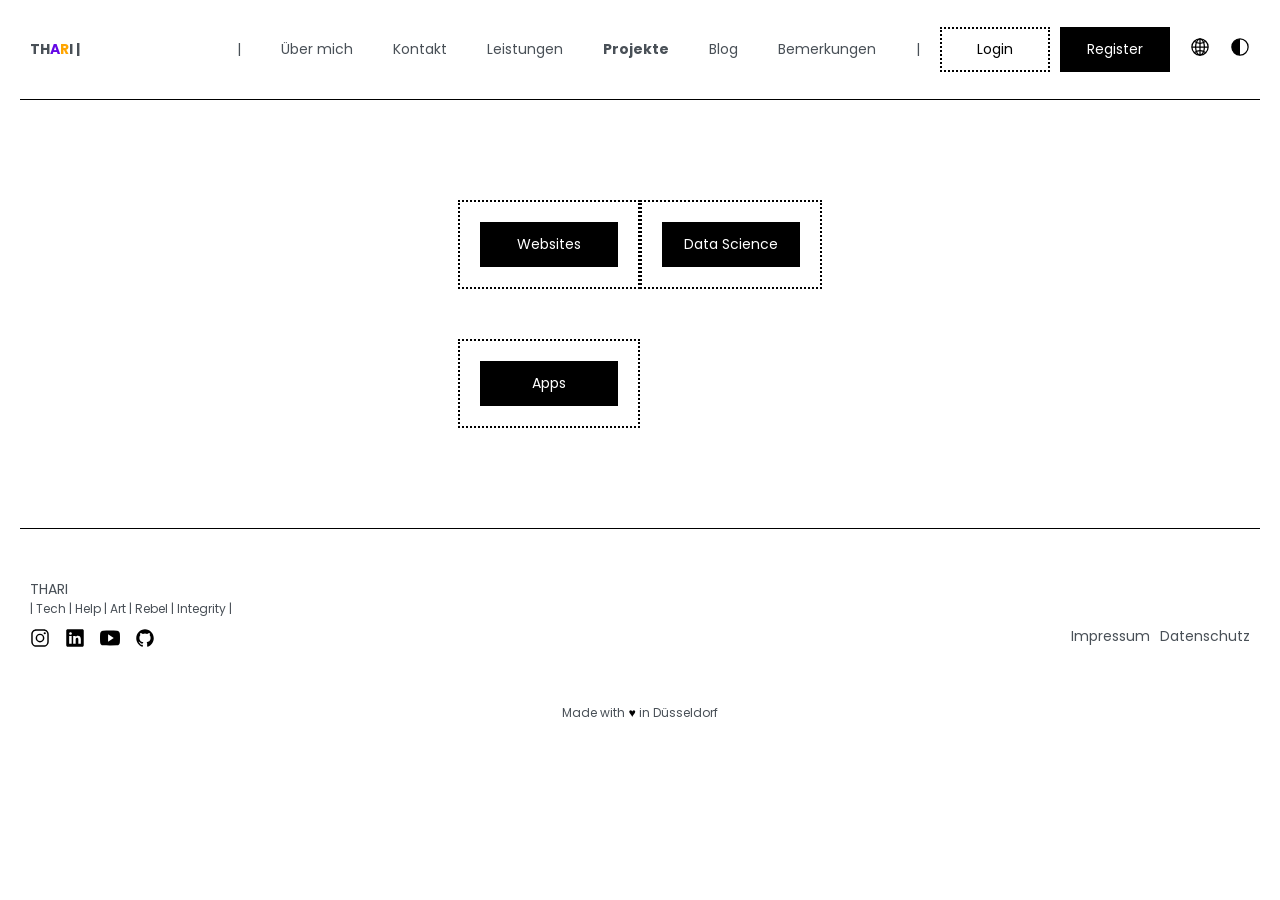
<file: nav-pages/projects.html>
<!DOCTYPE html>
<html lang="en">
<head>
    <meta charset="UTF-8">
    <meta name="viewport" content="width=device-width, initial-scale=1.0">
    <link rel="preconnect" href="https://fonts.googleapis.com">
    <link rel="preconnect" href="https://fonts.gstatic.com" crossorigin>
    <link href="https://fonts.googleapis.com/css2?family=Poppins:ital,wght@0,100;0,200;0,300;0,400;0,500;0,600;0,700;0,800;0,900;1,100;1,200;1,300;1,400;1,500;1,600;1,700;1,800;1,900&display=swap" rel="stylesheet">
    <link rel="stylesheet" href="../de.css">
    <title>THARI | Projekte</title>
</head>
<body>
    <div class="container">
        <header>
            <!-- NAVIGATION -->
            <nav class="navbar">
                <div class="logo">
                    <a href="../index.html" id="Logo-Startseite-Link">TH<span class="art-color">A</span><span class="rebel-color">R</span>I | </a> 
                    <!-- Senkrechter Strich professioneller -->
                </div>
                
                <ul class="nav-btn-container">
                    <p class="nav-line">|</p>
                    <li><a class="nav-btn" href="../nav-pages/about-me.html">Über&nbsp;mich</a></li>
                    <li><a class="nav-btn" href="../nav-pages/contact.html">Kontakt</a></li>
                    <li><a class="nav-btn" href="../nav-pages/services.html">Leistungen</a></li>
                    <li><a class="active nav-btn" href="../nav-pages/projects.html">Projekte</a></li>
                    <li><a class="nav-btn" href="../nav-pages/blog.html">Blog</a></li>
                    <li><a class="nav-btn" href="../nav-pages/feedback.html">Bemerkungen</a></li>
                    <p class="nav-line">|</p>
                </ul>

                <ul class="nav-login-register-container">
                    <li><a class="btn btn-primary-outline" href="../login-register/login.html" id="login-link">Login</a></li>
                    <li><a class="btn btn-primary" href="../login-register/register.html" id="register-link">Register</a></li>
                </ul>

                <ul class="nav-language-lightdark-container">
                    <li class="tooltip"><a href="index.html"><img class="nav-icons" src="../images/svg/globe-outline.svg" alt="World Logo"><span class="tooltip-text">de | en Übersetzung folgt</span></a></li>
                    <li class="tooltip"><a href="index.html"><img class="nav-icons" src="../images/svg/contrast-outline.svg" alt="Darklight Logo"><span class="tooltip-text">light | dark Modus folgt</span></a></li>
                </ul>
            </nav>
        
        <main>

            <!-- FEATURE SECTION -->
            <section class="features-section-nav-button-pages">
                <div class="features-grid-container-learn-more">
                    <div class="feature-text-learn-more">
                        <ul>
                            <li><a class="btn-learn-more btn-primary" href="nav-pages/contact.html">Websites</a></li>
                        </ul>
                    </div>
                    <div class="feature-text-learn-more">
                        <ul>
                            <li><a class="btn-learn-more btn-primary" href="nav-pages/contact.html">Data Science</a></li>
                        </ul>
                    </div>
                    <div class="feature-text-learn-more">
                        <ul>
                            <li><a class="btn-learn-more btn-primary" href="nav-pages/contact.html">Apps</a></li>
                        </ul>
                    </div>
                </div>
            </section>

        </main>

        <footer class="footer">
            <!--FOOTER-->
            <div class="footer-thari">
                <a href="index.html">THARI</a>
                <p class="small-text">| Tech | Help | Art | Rebel | Integrity |</p>
            </div>

            <div class="footer-row">
                <ul class="social-icons-container">
                    <li><a href="https://www.instagram.com/"><img class="social-icons" src="../images/svg/logo-instagram.svg" alt="Instagram"></a></li>
                    <li><a href="https://www.linkedin.com/"><img class="social-icons" src="../images/svg/logo-linkedin.svg" alt="LinkedIn"></a></li>
                    <li><a href="https://www.youtube.com/"><img class="social-icons" src="../images/svg/logo-youtube.svg" alt="YouTube"></a></li>
                    <li><a href="https://www.github.com/"><img class="social-icons" src="../images/svg/logo-github.svg" alt="GitHub"></a></li>
                </ul>
                <ul class="footer-rechts-nav-container">
                    <li><a href="../footer-pages/impressum.html">Impressum</a></li>
                    <li><a href="../footer-pages/datenschutz.html">Datenschutz</a></li>
                </ul>
            </div>
            
            <div class="small-text-footer">
                <p class="small-text">Made with <span class="heart-icon">♥︎</span> in Düsseldorf</p>
            </div>
            
        </footer>
    </div>
</body>
</html>
</file>
<file: de.css>
/* 

---------- TYPOGRAPHY ----------

FONT SIZES
12px / 16px / 20px / 24px / 32px / 40px / 48px / 62px

FONT WEIGHTS
400 / 700

LINE HEIGHTS
1.2 / 1.5

LETTER SPACING
0 / -2px

FONT FAMILY
Poppins

---------- COLORS ----------

PRIMARY
Base: #339af0 (Sky Blue)
Tint: #d0ebff (Arctic)
Shade: #1c7ed6 (Deep Sea)

SECONDARY
Base: #9775fa (Lavendar)
Tint: #e5dbff (Moonligh Iris)
Shade: #7048e8 (Velvet Night)

TERTIARY
Base: #ff922b (Pumpkin)
Tint: #ffe8cc (Dawn)
Shade: #f76707 (Lava)

GREY
Base: #495057 (Slate)
Tint: #f1f3f5 (Pebble)
Shade: #212529 (Graphite)
White: #ffffff (White)
Black: #000000 (Black)

---------- BORDER RADIUS ----------

4px / 8px / 20px

---------- SPACING SYSTEM ----------

5px / 10px / 15px / 20px / 25px / 30px / 40px / 50px / 60px / 70px / 80px / 90px / 100px / 125px / 150px / 200px / 250px / 300px / 400px / 500px

*/

/* ----------------------- GLOBAL STYLES ----------------------- */

:root {
    /* FONT SIZE */
    --text-sm: 1.2rem;
    --text-base: 1.4rem;
    --text-paragraph: 2rem;
    --text-h5: 2.4rem;
    --text-h4: 3.2rem;
    --text-h3: 4rem;
    --text-h2: 4.8rem;
    --text-h1: 6.2rem;

    /* FONT WEIGHT */
    --font-weight-normal: 400;
    --font-weight-bold: 700;

    /* LINE HEIGHTS */
    --line-height-tight: 1.2;
    --line-height-normal: 1.5;

    /* LETTER SPACING */
    --letter-spacing-tight: -2px;

    /* FONT FAMILY */
    --font-family: 'Poppins', sans-serif;

    /* COLORS */
    --primary-base: #339af0;
    --primary-tint: #d0ebff;
    --primary-shade: #1c7ed6;
    --secondary-base: #9775fa;
    --secondary-tint: #e5dbff;
    --secondary-shade: #7048e8;
    --tertiary-base: #ff922b;
    --tertiary-tint: #ffe8cc;
    --tertiary-shade: #f76707;
    --grey-base: #495057;
    --grey-tint: #f1f3f5;
    --grey-shade: #212529;
    --white: #ffffff;
    --black: #000000; 
    
    /* MISCELLANEOUS */
    --nav-height: 10rem; /* Update the value in the flexbox topic */
}

* {
    margin: 0;
    padding: 0;
    border: 0;
    font-size: 100%;
    list-style: none;
    box-sizing: border-box;
}

html {
    font-size: 62.5%; 
    /* 10px / 16px = 62.5% */
}

body {
    font-family: var(--font-family);
    font-weight: var(--font-weight-normal);
    line-height: var(--line-height-normal);
    color: var(--grey-base);
}

.container {
    max-width: 2000px;
    width: 100%;
    margin: 0 auto;
    padding: 0 2rem;
    box-sizing: border-box;
    display: block;
}

h1, h2, h3, h4, h5 {
    font-weight: var(--font-weight-bold);
    line-height: var(--line-height-normal);
    letter-spacing: var(--letter-spacing-tight);
    color: var(--grey-shade);
}

h1 {
    font-size: var(--text-h1);
}

h2 {
    font-size: var(--text-h2);
}

h3 {
    font-size: var(--text-h3);
}

h4 {
    font-size: var(--text-h4);
}

h5 {
    font-size: var(--text-h5);
}

p {
    font-size: var(--text-paragraph);
}

a {
    text-decoration: none;
    font-size: var(--text-base);
    display: inline-block;
    transition: transform 0.8s ease;
}

a:hover {
    font-weight: 700;
    transform: scale(1.1);
}

a:link, a:visited, a:hover, a:active {
    color: var(--grey-base);
}

button {
    color: none;
    background: none;
    border: none;
}

button:link, button:visited, button:hover, button:active {
    color: var(--white);
    background-color: var(--black);
    border: 2px dotted var(--black);
    transition: 0.5s;
}

ul {
    list-style: none;
}

.small-text {
    font-size: var(--text-sm);
}

/* ----------------------- COMPONENTS ----------------------- */

.btn {
    min-width: 110px;
    height: 45px;
    font-size: var(--text-base);
    display: flex;
    justify-content: center;
    align-items: center;

}

.btn-learn-more {
    padding: 1rem 2rem;
    font-size: var(--text-base);
    display: flex;
    justify-content: center;
    align-items: center;
}

.btn-primary:link, .btn-primary:visited {
    color: var(--white);
    background-color: var(--black);
    border: 2px dotted var(--black);
    transition: 0.5s;
}

.btn-primary:hover, .btn-primary:active {
    color: var(--white);
    background-color: var(--black);
    border: 2px dotted var(--black);
    transform: scale(1.05, 1.05);
    box-shadow: 0px 3px 6px var(--grey-base);
}

.btn-primary-outline:link, .btn-primary-outline:visited {
    color: var(--black);
    background-color: var(--white);
    border: 2px dotted var(--black);
    transition: 0.5s;
}

.btn-primary-outline:hover, .btn-primary-outline:active {
    color: var(--black);
    background-color: var(--white);
    border: 2px dotted var(--black);
    transform: scale(1.05, 1.05);
    box-shadow: 0px 3px 6px var(--grey-base);
}

.btn-secondary:link, .btn-secondary:visited {
    color: var(--white);
    background-color: var(--black);
    border: 2px dotted var(--black);
    transition: 0.5s;
}

.btn-secondary:hover, .btn-secondary:active {
    color: var(--white);
    background-color: var(--black);
    border: 2px dotted var(--black);
    transform: scale(1.05, 1.05);
    box-shadow: 0px 3px 6px var(--grey-base);
}

.highlight {
    color: var(--white);
    padding: 0.5rem 1rem;
    border-radius: 4px;
}

.highlight-primary {
    background-color: var(--primary-base);
}

.highlight-secondary {
    background-color: var(--secondary-base);
}

.highlight-tertiary {
    background-color: var(--tertiary-base);
}

.logo-md {
    width: 100px;
}

.logo-sm {
    width: 80px;
}

.chat-container {
    height: 7rem;
    width: 7rem;
    /* background-color: var(--primary-tint); */
    border-radius: 50%;
    display: flex;
    justify-content: center;
    align-items: center;
    position: fixed;
    bottom: 2rem;
    right: 2rem;
}

.chat-icon {
    width: 5rem;
    height: 5rem;
}

.beta {
    position: relative;
}

.beta::after {
    content: 'beta';
    position: absolute;
    top: 0;
    right: 0;
    font-size: 1.2rem;
    background-color: var(--tertiary-base);
    padding: 0.5rem 1rem;
    border-radius: 4px;
    color: var(--white);
    transform: translate(70%, -70%);
}

/* ----------------------- SECTIONS ----------------------- */

/* ------ NAVBAR ------ */

.navbar {
    height: var(--nav-height);
    display: flex;
    align-items: center;
    border-bottom: 1px solid #000000;
    padding: 0 1rem;
    /* overflow-x: auto; macht Sinn wenn man scrollen möchte */
}

.logo {
    font-weight: 700;
}

.nav-btn-container {
    display: flex;
    justify-content: flex-end;
    margin-left: auto;
}

.nav-line {
    padding: 2rem;
    width: 100%;
    font-size: var(--text-base);
}

.active {
    font-weight: 700;
}

.nav-btn {
    padding: 2rem;
    font-size: var(--text-base);
}

.nav-btn:hover {
    background-color: var(--grey-light);
    border-color: var(--grey-dark);
}

.dropdown-content {
    display: none;
    position: absolute;
    top: 110px;
    right: 370px;
    background-color: white;
    min-width: 100px;
    border-radius: 0.3rem;
    box-shadow: 0 4px 8px rgba(0,0,0,0.15);
    padding: 0;
    margin: 0;
}

.dropdown-content li {
    list-style: none;
}

.dropdown-content a {
    color: black;
    padding: 0.7rem 1rem;
}

.dropdown-content a:hover {
    background-color: #f0f0f0;
}

.dropdown:hover .dropdown-content {
    display: flex;
}

.small-nav-bar {
    display: flex;
    align-items: center;
    width: fit-content; 
    min-width: 110px;
    justify-content: flex-end;
}

.nav-login-register-container {
    display: flex;
    gap: 1rem;
}

.nav-language-lightdark-container {
    display: flex;
    gap: 2rem;
    margin-left: 2rem;
}

.nav-icons {
    width: 20px;
    align-items: center;
}

/* Hamburger verstecken am Desktop */
.nav-toggle {
    /* display: none; */
    font-size: 28px;
    margin-left: 20px;
    margin-right: 20px;
    align-content: left;
}

/* ------ HERO SECTION ------ */

.bg-image {
    position: absolute;
    top: 0;
    left: 0;
    width: 100%;
    height: 100%;

    background-image: url('images/home/yucar-studios-cfR-V1QuEKw-unsplash.jpg');
    background-position: center;
    background-size: cover;
    background-repeat: no-repeat;

    z-index: -1; /* hinter den Inhalt */
    filter: blur(50px); /* optional */
}

.hero-section {
    height: calc(100vh - var(--nav-height));
    min-height: 400px;
    margin-bottom: 10rem;
    display: flex;
    flex-direction: row;
    justify-content: center;
    align-items: center;
    padding: 0 1rem;
    gap: clamp(1rem, 6vw, 8rem);
    border-bottom: 1px solid #000000;
}

.hero-content {
    display: flex;
    flex-direction: column;
    max-width: 40%;
}

.hero-heading {
    margin-bottom: 1rem;
    text-align: left;
    font-weight: bold;
    line-height: 1.2;
    transition: transform 0.8s ease;
}

.hero-heading:hover {
    transform: scale(1.1);
}

.art-color {
    color: rgb(100, 8, 229);
}

.rebel-color {
    color: orange;
}

.hero-paragraph {
    display: flex;
    margin-bottom: clamp(1rem, 3vw, 4rem);
    text-align: left;
}

.hero-btn-container {
    display: flex;
    gap: 1rem;
    list-style: none;
    align-items: center;
    padding: 0;
    margin: 1rem 0;
}

.hero-btn-container-learn-more {
    display: flex;
    gap: 1rem;
    list-style: none;
    justify-content: center;
    margin: 2rem 0;
}

.spline-bubble {
    width: 100%;
    height: 100%;
}

.Startseite-img-container {
    display: flex;
    /* position: absolute; */
    justify-content: center;
    align-items: center;
}

.Startseite-img {
    max-width: 50rem;
    height: auto;
    object-fit: contain;
    display: flex;
    object-fit: cover;
    gap: 2rem;
    transition: transform 0.8s ease;
    transform-origin: center;
    border: 2px solid black;
}

.Startseite-img:hover {
    transform: scale(1.0) scaleX(-1);
}

.raindrop-container {
    position: absolute;
    top: 0;
    left: 0;
    width: 100%;
    height: calc(100%);
    pointer-events: none;
    overflow: hidden;
    z-index: 1;
}

.raindrop {
    position: absolute;
    top: 0px;
    width: 6px;
    height: 10px;
    background: var(--black);
    border-radius: 50%;
    animation: drop 10s infinite;
    opacity: 0.8;
}

/* Positioniere die Tropfen zufällig */
.raindrop:nth-child(1) { left: 10%; animation-delay: 0s; }
.raindrop:nth-child(2) { left: 55%; animation-delay: 5s; }
.raindrop:nth-child(3) { left: 90%; animation-delay: 3s; }

@keyframes drop {
    0% {
        transform: translateY(0) scaleX(1);
        opacity: 0;
    }
    10% {
        opacity: 1;
    }
    90% {
        transform: translateY(100vh) scaleX(0.7);
        opacity: 1;
    }
    100% {
        transform: translateY(110vh) scaleX(0.5);
        opacity: 0;
    }
}

/* ------ FEATURES SECTION ------ */

.features-section {
    border-bottom: 1px solid #000000;
    display: flex;
    flex-direction: column;
}

.features-section-nav-button-pages {
    display: flex;
    justify-content: center;
    align-items: center;
}

.features-grid-container {
    display: flex;
    row-gap: 15rem;
    flex-wrap: wrap;
    align-items: center;
    justify-content: center;
    margin-bottom: 100px;
}

.feature-item {
    display: flex;
    justify-content: center;
    align-items: center;
    gap: 30rem;
    max-width: 1200px;
    width: 100%;
}

.feature-img-swap-order {
    order: -1;
}

.features-grid-container-learn-more {
    display: grid;
    grid-template-columns: 1fr 1fr;
    row-gap: 5rem;
    justify-content: center;
    justify-items: center;
    margin: 10rem 10rem;
}

.feature-text-learn-more-thari {
    max-width: 100%;
    padding: 2rem 2rem;
    border: 2px dotted black;
    grid-column: 1/4;
    text-align: center;
}

.feature-text-learn-more {
    max-width: 350px;
    width: 100%;
    padding: 2rem;
    border: 2px dotted black;
    margin: 0;
    align-items: center;
}

.features-grid-container-about-me {
    display: flex;
    row-gap: 5rem;
    justify-content: center;
    justify-items: center;
    align-items: center;
    margin: 0 auto;
    padding: 10rem 0;
}

.feature-text-about-me {
    max-width: 600px;
    width: 100%;
    gap: 2rem;
    padding: 2rem 2rem;
    margin: 0px 80px;
    justify-content: center;
}

.features-grid-container-blog {
    display: flex;
    row-gap: 2rem;
    max-width: 100%;
    flex-wrap: wrap;
    align-items: center;
    justify-content: center;
    margin-bottom: 100px;
}

.feature-text {
    max-width: 350px;
    width: 100%;
}

.feature-headings {
    margin-bottom: 5rem;
}

.nav-img {
    max-width: 57.54rem;
    width: 100%;
    transition: transform 0.8s ease;
}

.feature-img {
    max-width: 40rem;
    width: 100%;
    border: 2px solid black;
    transition: transform 0.8s ease;
}

.feature-img:hover {
    transform: scale(1.15) scaleX(-1);
}

/* ------ CTA SECTION ------ */

.cta-section {
    margin-bottom: 10rem;
    margin-top: 10rem;
    display: flex;
    justify-content: center;
}

.cta-card {
    text-align: center;
    border: 1px dashed #000000;
    max-width: 100%;
    padding: 10rem 20rem;
}

.cta-heading {
    margin-bottom: 3rem;
    color: var(--black);
}

/* ------ FOOTER ------ */

.footer {
    flex-direction: row;
    flex-wrap: wrap;
    gap: 1rem;
    align-items: center;
    justify-content: space-between;
    margin-bottom: 2.5rem;
    border-top: 1px solid #000000;
    padding: 0 1rem;
    max-width: 100%;
}

.footer-thari {
    flex-direction: column;
    margin-top: 5rem;
}

.footer-row {
    display: flex;
    justify-content: space-between;
    align-items: center;
    margin-bottom: 5rem;
}

.social-icons-container {
    display: flex;
    margin-top: 1rem;
    gap: 1.5rem;
}

.footer-rechts-nav-container {
    display: flex;
    margin-left: auto;
    gap: 1rem;
}

.social-icons {
    width: 20px;
}

.small-text-footer {
    width: 100%;
    text-align: center;
    margin: auto;
    margin-bottom: 1.5rem;
}

.heart-icon {
    color: var(--black);
}

/* ------ TOOLTIP ------ */

.tooltip {
    position: relative;
    display: inline-block;
}

.tooltip-text {
    position: absolute;
    bottom: -340%;
    left: -250%;
    transform: translateX(-50%);
    background-color: black;
    color: white;
    padding: 0.3rem 0.6rem;
    font-size: 1.3rem;
    white-space: nowrap;
    display: none;
}

.tooltip:hover .tooltip-text {
    display: block;
}
</file>
<file: queries.css>
/* LG - SMALL LAPTOPS: 1024px - 1280px */

@media (max-width: 78.5rem) {
    /* 1256px / 16px = 78.5rem */
    /* 78.5rem x 16px = 1256px */

    html {
        font-size: 56.25%;
        /* 9px / 16px = 56.25% */
    }

    h1 {
        text-align: center;
    }

    .small-nav-bar {
        display: flex;
        align-items: center;
        width: fit-content; 
        min-width: 110px;
        justify-content: flex-end;
    }

    .hero-content {
        align-items: center;
    }

    .hero-heading-break {
        display: none;
    }

    .hero-paragraph {
        text-align: center;
    }

    .Startseite-img-container {
        display: none;
    }

    .features-grid-container {
        column-gap: 5rem;
    }

    .cta-section {
        margin-bottom: 20rem;
    }

    .menu-toggle {
        display: block;
    }

    .nav-login-register-container {
        justify-content: none;
    }

    .nav-btn-container {
        visibility: hidden;
    }
}

/* MD - TABLES: 768px - 1024px */

@media (max-width: 48rem) {
    /* 815px / 16px = 51rem */
    /* 51rem x 16px = 816px */

    html {
        font-size: 50%;
        /* 8px / 16px = 50% */
    }

    .navbar {
        width: 100%;
    }

    .features-grid-container {
        column-gap: 1rem;
    }
        
    .feature-item {
        gap: 1rem;
    }

    .cta-section {
        margin-bottom: 15rem;
    }
}

/* SM - PHONE LANDSCAPE: 576px - 768px */

@media (max-width: 43rem) {
    /* 680px / 16px = 43rem */
    /* 43rem x 16px = 688px */

    html {
        font-size: 43.75%;
        /* 7px / 16px = 43.75% */
    }

    .hero-section {
        width: 100%;
        height: 0;
    }

    .feature-item {
        gap: 1rem;
    }

    .features-grid-container {
        row-gap: 5rem;
    }

    .feature-item {
        gap: 1rem;
    }

    .feature-img {
        display: none;
    }

    .cta-card {
        padding: 8rem 16rem;
    }
}

/* XS - PHONE PORTRAINT: < 576px */

@media (max-width: 33.25rem) {
    /* 530px / 16px = 33.25rem */
    /* 34rem x 16px = 544px */

    html {
        font-size: 37.5%;
        /* 6px / 16px = 37.5% */
    }

    .nav-toggle {
        display: block;
    }

    .hero-section {
        width: 100%;
        height: 0;
    }

    .menu-toggle {
        display: block;
        width: 100%;
    }

    .feature-item {
        gap: 1rem;
    }

    .feature-img {
        display: none;
    }


    .cta-card {
        padding: 4rem 8rem;
    }
}
</file>
<file: login-register/login-register.css>
/* Bordered form */
.login-wrapper {
    display: flex;
    justify-content: center;
    align-items: flex-start;
    padding: 50px 20px;
}

/* Bordered form */
.login-form {
    border: 3px solid black;
    display: flex;
    flex-direction: column;
    justify-content: center;
    align-items: stretch;
    max-width: 400px;
    width: 100%;
    padding: 20px;
    box-sizing: border-box;
    background: white;
}

/* Header vom Login */
.login-header {
    text-align: center;
    margin-bottom: 20px;
}

/* Inputs */
.login-form input[type=text],
.login-form input[type=password],
.login-form textarea,
.login-form select {
    font-family: var(--font-family);
    width: 100%;
    padding: 12px 20px;
    margin: 10px 0;
    border: 1px solid #ccc;
    box-sizing: border-box;
}

.form-option {
    font-family: var(--font-family);
    color:#757575;
    width: 100%;
    padding: 12px 20px;
    margin: 10px 0;
    border: 1px solid #ccc;
    background-color: white;
    box-sizing: border-box;
}

.login-form select option {
    font-family: var(--font-family);
}

.login-register-form-buttons {
    display: flex;
    flex-direction: column;
    gap: 2rem;
    margin: 15px 0;
    justify-content: right;
}

/* Buttons */
.login-form button {
    background-color: black;
    color: white;
    font-family: var(--font-family);
    padding: 14px 20px;
    margin: 2px 0;
    border: none;
    width: 100%;
}

/* Passwort-Link */
.login-form .psw {
    text-align: right;
    font-size: 1rem;
}

/* Responsive */
@media screen and (max-width: 300px) {
    .login-form .psw {
        display: block;
        text-align: center;
    }
}

.short-line {
    border: 1px dashed black;
    margin: auto;
    width: 95%;
    opacity: 0.6;
}

.required {
    color: orange;
    font-weight: bold;
}
</file>
<file: nav-pages/nav-pages-form.css>
/* Bordered form */
.login-wrapper {
    display: flex;
    justify-content: center;
    align-items: flex-start;
    padding: 50px 20px;
}

.blog-wrapper {
    display: flex;
    justify-content: center;
    padding: 50px 20px;
}

/* Bordered form */
.login-form {
    border: 3px solid black;
    display: flex;
    flex-direction: column;
    justify-content: center;
    max-width: 600px;
    width: 100%;
    padding: 20px;
    box-sizing: border-box;
    background: white;
}

.blog-form {
    border: 0px;
    padding: 0px;
    max-width: 100%;
}

/* Header vom Login */
.login-header {
    text-align: center;
    margin-bottom: 20px;
}

.login-form input[type=text],
.login-form input[type=password],
.login-form textarea,
.login-form select {
    font-family: var(--font-family);
    width: 100%;
    padding: 12px 20px;
    margin: 10px 0;
    border: 1px solid #ccc;
    box-sizing: border-box;
}

.form-option {
    font-family: var(--font-family);
    color:#757575;
    width: 100%;
    padding: 12px 20px;
    margin: 10px 0;
    border: 1px solid #ccc;
    background-color: white;
    box-sizing: border-box;
}

.login-form select option {
    font-family: var(--font-family);
}

.login-register-form-buttons {
    display: flex;
    flex-direction: column;
    gap: 2rem;
    margin: 15px 0;
    justify-content: right;
}

/* Buttons */
.login-form button {
    background-color: black;
    color: white;
    font-family: var(--font-family);
    padding: 14px 20px;
    margin: 2px 0;
    border: none;
    width: 100%;
}

.blog-buttons {
    display: flex;
    flex-direction: column;
    justify-content: center;
    grid-column: 1/4;
    width: 100%;
    gap: 1rem;
}

/* Passwort-Link */
.login-form .psw {
    text-align: right;
    font-size: 1rem;
}

/* Responsive */
@media screen and (max-width: 300px) {
    .login-form .psw {
        display: block;
        text-align: center;
    }
}

.short-line {
    border: 1px dashed black;
    margin: auto;
    width: 95%;
    opacity: 0.6;
}

.required {
    color: orange;
    font-weight: bold;
}
</file>
